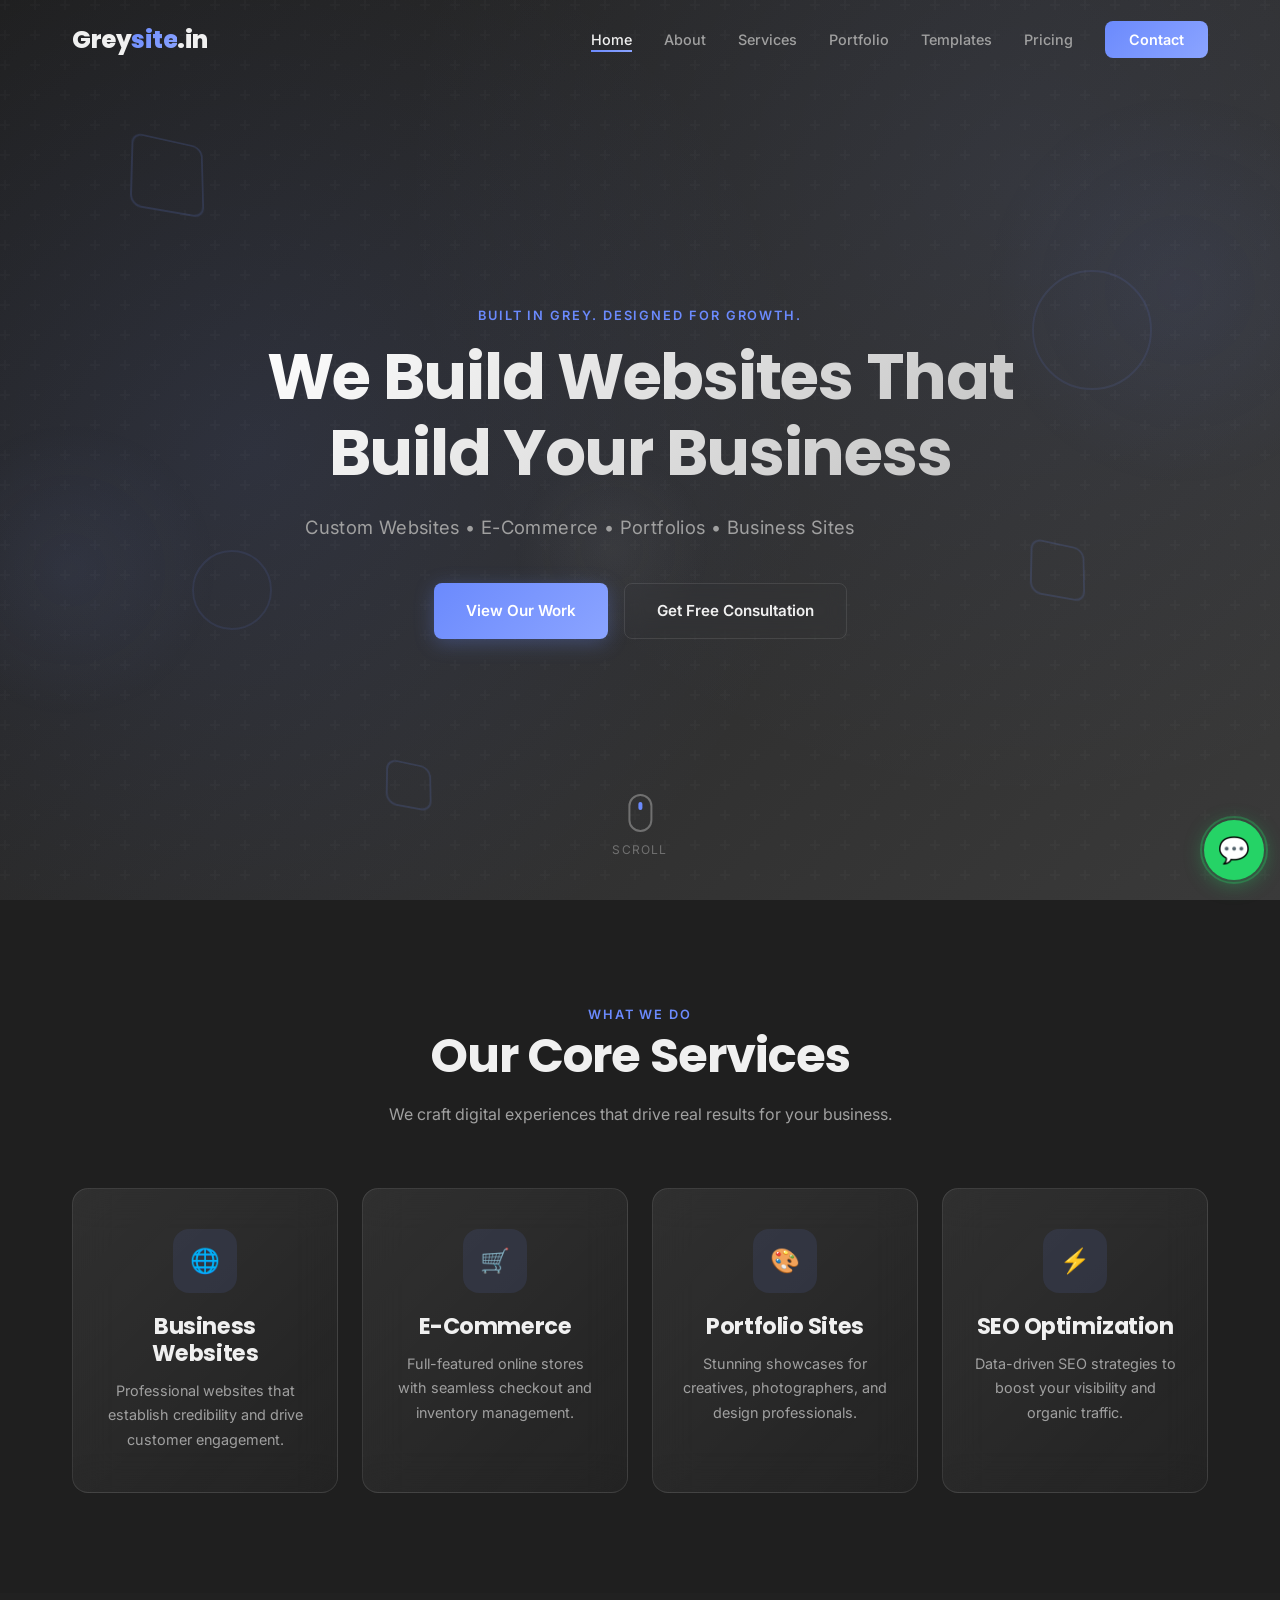
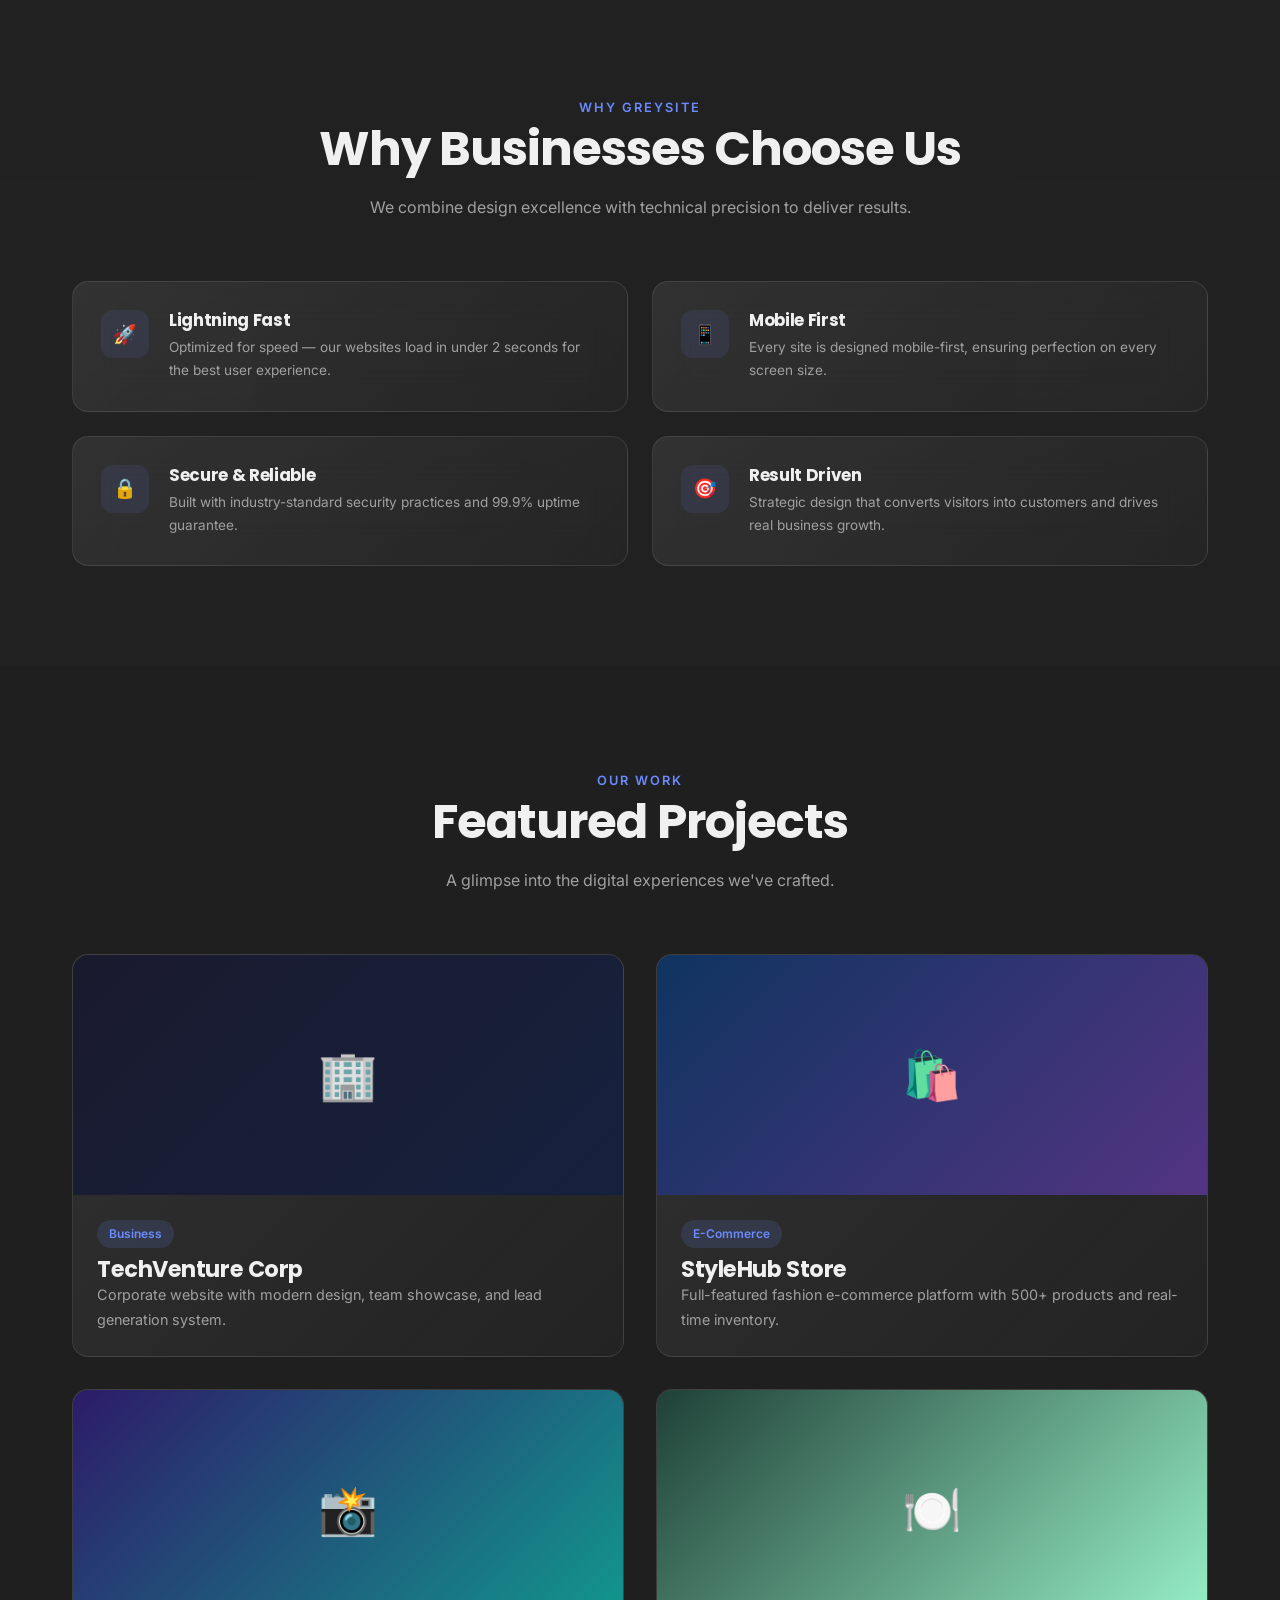
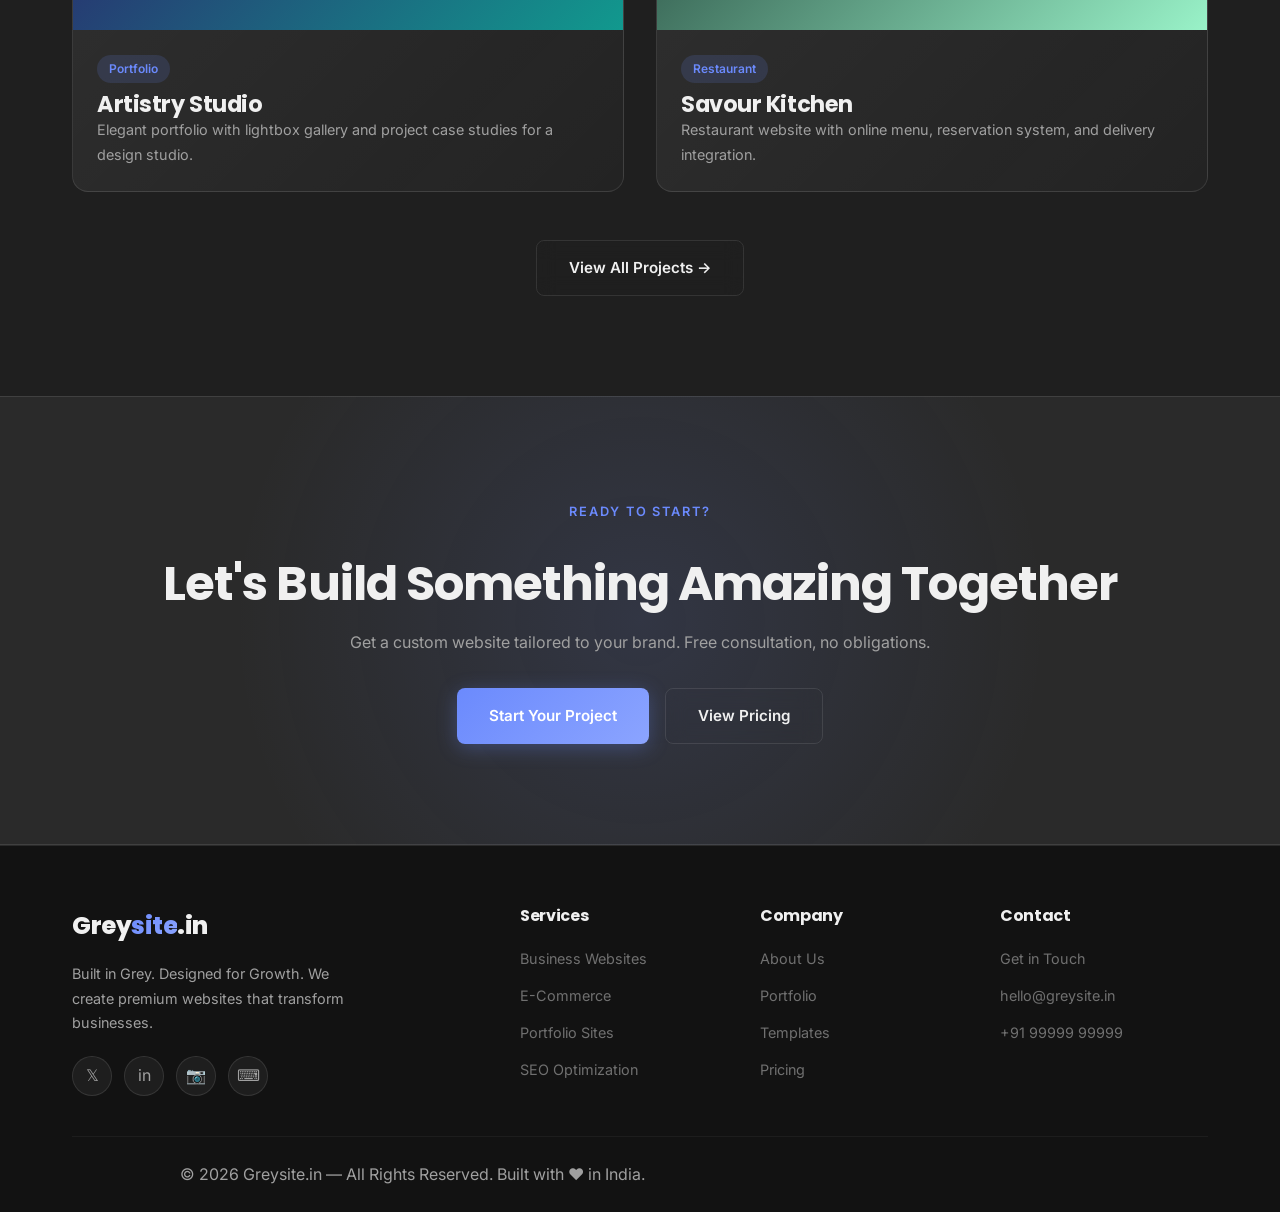
<file: index.html>
<!DOCTYPE html>
<html lang="en">

<head>
    <meta charset="UTF-8">
    <meta name="viewport" content="width=device-width, initial-scale=1.0, viewport-fit=cover">
    <title>Greysite.in — We Build Websites That Build Your Business</title>
    <meta name="description"
        content="Greysite.in creates premium custom websites for businesses. From e-commerce to portfolios, we design modern, responsive websites that drive growth.">
    <meta name="keywords"
        content="website builder, web design, custom websites, e-commerce, portfolio, business website, Greysite">
    <meta name="author" content="Greysite.in">
    <meta property="og:title" content="Greysite.in — We Build Websites That Build Your Business">
    <meta property="og:description"
        content="Premium custom websites for businesses. Modern, responsive, and built for growth.">
    <meta property="og:type" content="website">
    <meta property="og:url" content="https://greysite.in">
    <meta property="og:image" content="https://greysite.in/og-image.png">
    <meta name="theme-color" content="#1f1f1f">
    <link rel="canonical" href="https://greysite.in/">
    <link rel="icon" type="image/svg+xml"
        href="data:image/svg+xml,%3Csvg xmlns='http://www.w3.org/2000/svg' viewBox='0 0 32 32'%3E%3Crect width='32' height='32' rx='8' fill='%236b8afd'/%3E%3Ctext x='50%25' y='55%25' dominant-baseline='middle' text-anchor='middle' fill='white' font-family='Arial' font-weight='bold' font-size='18'%3EG%3C/text%3E%3C/svg%3E">
    <link rel="stylesheet" href="css/styles.css">
</head>

<body>

    <!-- Page Loader -->
    <div class="page-loader">
        <div class="loader-spinner"></div>
    </div>

    <!-- Scroll Progress -->
    <div class="scroll-progress"></div>

    <!-- Floating 3D Shapes -->
    <div class="floating-shapes">
        <div class="shape shape-1"></div>
        <div class="shape shape-2"></div>
        <div class="shape shape-3"></div>
        <div class="shape-cube shape-cube-1"></div>
        <div class="shape-cube shape-cube-2"></div>
        <div class="shape-cube shape-cube-3"></div>
        <div class="shape-ring shape-ring-1"></div>
        <div class="shape-ring shape-ring-2"></div>
    </div>

    <!-- Header -->
    <header class="header" id="header">
        <div class="container">
            <a href="index.html" class="logo">Grey<span>site</span>.in</a>
            <nav>
                <ul class="nav-links" id="navLinks">
                    <li><a href="index.html" class="active">Home</a></li>
                    <li><a href="about.html">About</a></li>
                    <li><a href="services.html">Services</a></li>
                    <li><a href="portfolio.html">Portfolio</a></li>
                    <li><a href="websites.html">Templates</a></li>
                    <li><a href="pricing.html">Pricing</a></li>
                    <li><a href="contact.html" class="nav-cta">Contact</a></li>
                </ul>
            </nav>
            <div class="nav-toggle" id="navToggle">
                <span></span>
                <span></span>
                <span></span>
            </div>
        </div>
    </header>

    <!-- Hero Section -->
    <section class="hero">
        <div class="hero-bg"></div>
        <div class="hero-content">
            <p class="section-label fade-in">Built in Grey. Designed for Growth.</p>
            <h1 class="fade-in">We Build Websites That Build Your Business</h1>
            <p class="hero-subtitle fade-in">Custom Websites • E-Commerce • Portfolios • Business Sites</p>
            <div class="hero-buttons fade-in">
                <a href="portfolio.html" class="btn btn-primary">View Our Work</a>
                <a href="contact.html" class="btn btn-secondary">Get Free Consultation</a>
            </div>
        </div>
        <div class="scroll-indicator">
            <div class="mouse"></div>
            <span>Scroll</span>
        </div>
    </section>

    <!-- Services Preview -->
    <section class="section" id="services-preview">
        <div class="container">
            <div class="section-header">
                <p class="section-label fade-in">What We Do</p>
                <h2 class="fade-in">Our Core Services</h2>
                <p class="fade-in">We craft digital experiences that drive real results for your business.</p>
            </div>
            <div class="grid-4">
                <div class="glass-card service-card fade-in">
                    <div class="icon">🌐</div>
                    <h4>Business Websites</h4>
                    <p>Professional websites that establish credibility and drive customer engagement.</p>
                </div>
                <div class="glass-card service-card fade-in">
                    <div class="icon">🛒</div>
                    <h4>E-Commerce</h4>
                    <p>Full-featured online stores with seamless checkout and inventory management.</p>
                </div>
                <div class="glass-card service-card fade-in">
                    <div class="icon">🎨</div>
                    <h4>Portfolio Sites</h4>
                    <p>Stunning showcases for creatives, photographers, and design professionals.</p>
                </div>
                <div class="glass-card service-card fade-in">
                    <div class="icon">⚡</div>
                    <h4>SEO Optimization</h4>
                    <p>Data-driven SEO strategies to boost your visibility and organic traffic.</p>
                </div>
            </div>
        </div>
    </section>

    <!-- Why Choose Us -->
    <section class="section" style="background: rgba(255,255,255,0.01);">
        <div class="container">
            <div class="section-header">
                <p class="section-label fade-in">Why Greysite</p>
                <h2 class="fade-in">Why Businesses Choose Us</h2>
                <p class="fade-in">We combine design excellence with technical precision to deliver results.</p>
            </div>
            <div class="why-grid">
                <div class="glass-card why-card fade-in">
                    <div class="why-icon">🚀</div>
                    <div>
                        <h4>Lightning Fast</h4>
                        <p>Optimized for speed — our websites load in under 2 seconds for the best user experience.</p>
                    </div>
                </div>
                <div class="glass-card why-card fade-in">
                    <div class="why-icon">📱</div>
                    <div>
                        <h4>Mobile First</h4>
                        <p>Every site is designed mobile-first, ensuring perfection on every screen size.</p>
                    </div>
                </div>
                <div class="glass-card why-card fade-in">
                    <div class="why-icon">🔒</div>
                    <div>
                        <h4>Secure & Reliable</h4>
                        <p>Built with industry-standard security practices and 99.9% uptime guarantee.</p>
                    </div>
                </div>
                <div class="glass-card why-card fade-in">
                    <div class="why-icon">🎯</div>
                    <div>
                        <h4>Result Driven</h4>
                        <p>Strategic design that converts visitors into customers and drives real business growth.</p>
                    </div>
                </div>
            </div>
        </div>
    </section>

    <!-- Featured Projects -->
    <section class="section">
        <div class="container">
            <div class="section-header">
                <p class="section-label fade-in">Our Work</p>
                <h2 class="fade-in">Featured Projects</h2>
                <p class="fade-in">A glimpse into the digital experiences we've crafted.</p>
            </div>
            <div class="featured-grid">
                <div class="featured-card fade-in">
                    <div class="card-image"
                        style="background: linear-gradient(135deg, #1a1a2e, #16213e);display:flex;align-items:center;justify-content:center;font-size:3rem;">
                        🏢</div>
                    <div class="card-content">
                        <span class="tag">Business</span>
                        <h4>TechVenture Corp</h4>
                        <p style="font-size:0.9rem;">Corporate website with modern design, team showcase, and lead
                            generation system.</p>
                    </div>
                </div>
                <div class="featured-card fade-in">
                    <div class="card-image"
                        style="background: linear-gradient(135deg, #0f3460, #533483);display:flex;align-items:center;justify-content:center;font-size:3rem;">
                        🛍️</div>
                    <div class="card-content">
                        <span class="tag">E-Commerce</span>
                        <h4>StyleHub Store</h4>
                        <p style="font-size:0.9rem;">Full-featured fashion e-commerce platform with 500+ products and
                            real-time inventory.</p>
                    </div>
                </div>
                <div class="featured-card fade-in">
                    <div class="card-image"
                        style="background: linear-gradient(135deg, #2d1b69, #11998e);display:flex;align-items:center;justify-content:center;font-size:3rem;">
                        📸</div>
                    <div class="card-content">
                        <span class="tag">Portfolio</span>
                        <h4>Artistry Studio</h4>
                        <p style="font-size:0.9rem;">Elegant portfolio with lightbox gallery and project case studies
                            for a design studio.</p>
                    </div>
                </div>
                <div class="featured-card fade-in">
                    <div class="card-image"
                        style="background: linear-gradient(135deg, #1f4037, #99f2c8);display:flex;align-items:center;justify-content:center;font-size:3rem;">
                        🍽️</div>
                    <div class="card-content">
                        <span class="tag">Restaurant</span>
                        <h4>Savour Kitchen</h4>
                        <p style="font-size:0.9rem;">Restaurant website with online menu, reservation system, and
                            delivery integration.</p>
                    </div>
                </div>
            </div>
            <div style="text-align:center;margin-top:48px;" class="fade-in">
                <a href="portfolio.html" class="btn btn-secondary">View All Projects →</a>
            </div>
        </div>
    </section>

    <!-- CTA Section -->
    <section class="section cta-section">
        <div class="container">
            <p class="section-label fade-in">Ready to Start?</p>
            <h2 class="fade-in">Let's Build Something Amazing Together</h2>
            <p class="fade-in">Get a custom website tailored to your brand. Free consultation, no obligations.</p>
            <div class="cta-buttons fade-in">
                <a href="contact.html" class="btn btn-primary">Start Your Project</a>
                <a href="pricing.html" class="btn btn-secondary">View Pricing</a>
            </div>
        </div>
    </section>

    <!-- Footer -->
    <footer class="footer">
        <div class="container">
            <div class="footer-grid">
                <div class="footer-brand">
                    <a href="index.html" class="logo">Grey<span>site</span>.in</a>
                    <p>Built in Grey. Designed for Growth. We create premium websites that transform businesses.</p>
                    <div class="footer-socials">
                        <a href="#" class="social-link" aria-label="Twitter">𝕏</a>
                        <a href="#" class="social-link" aria-label="LinkedIn">in</a>
                        <a href="#" class="social-link" aria-label="Instagram">📷</a>
                        <a href="#" class="social-link" aria-label="GitHub">⌨</a>
                    </div>
                </div>
                <div class="footer-col">
                    <h4>Services</h4>
                    <ul>
                        <li><a href="services.html">Business Websites</a></li>
                        <li><a href="services.html">E-Commerce</a></li>
                        <li><a href="services.html">Portfolio Sites</a></li>
                        <li><a href="services.html">SEO Optimization</a></li>
                    </ul>
                </div>
                <div class="footer-col">
                    <h4>Company</h4>
                    <ul>
                        <li><a href="about.html">About Us</a></li>
                        <li><a href="portfolio.html">Portfolio</a></li>
                        <li><a href="websites.html">Templates</a></li>
                        <li><a href="pricing.html">Pricing</a></li>
                    </ul>
                </div>
                <div class="footer-col">
                    <h4>Contact</h4>
                    <ul>
                        <li><a href="contact.html">Get in Touch</a></li>
                        <li><a href="mailto:hello@greysite.in">hello@greysite.in</a></li>
                        <li><a href="tel:+919999999999">+91 99999 99999</a></li>
                    </ul>
                </div>
            </div>
            <div class="footer-bottom">
                <p>&copy; 2026 Greysite.in — All Rights Reserved. Built with ❤️ in India.</p>
            </div>
        </div>
    </footer>

    <!-- WhatsApp Button -->
    <a href="https://wa.me/919999999999?text=Hi%20Greysite!%20I'm%20interested%20in%20getting%20a%20website."
        class="whatsapp-btn" target="_blank" rel="noopener" aria-label="Chat on WhatsApp">
        💬
    </a>

    <script src="js/main.js"></script>
</body>

</html>
</file>
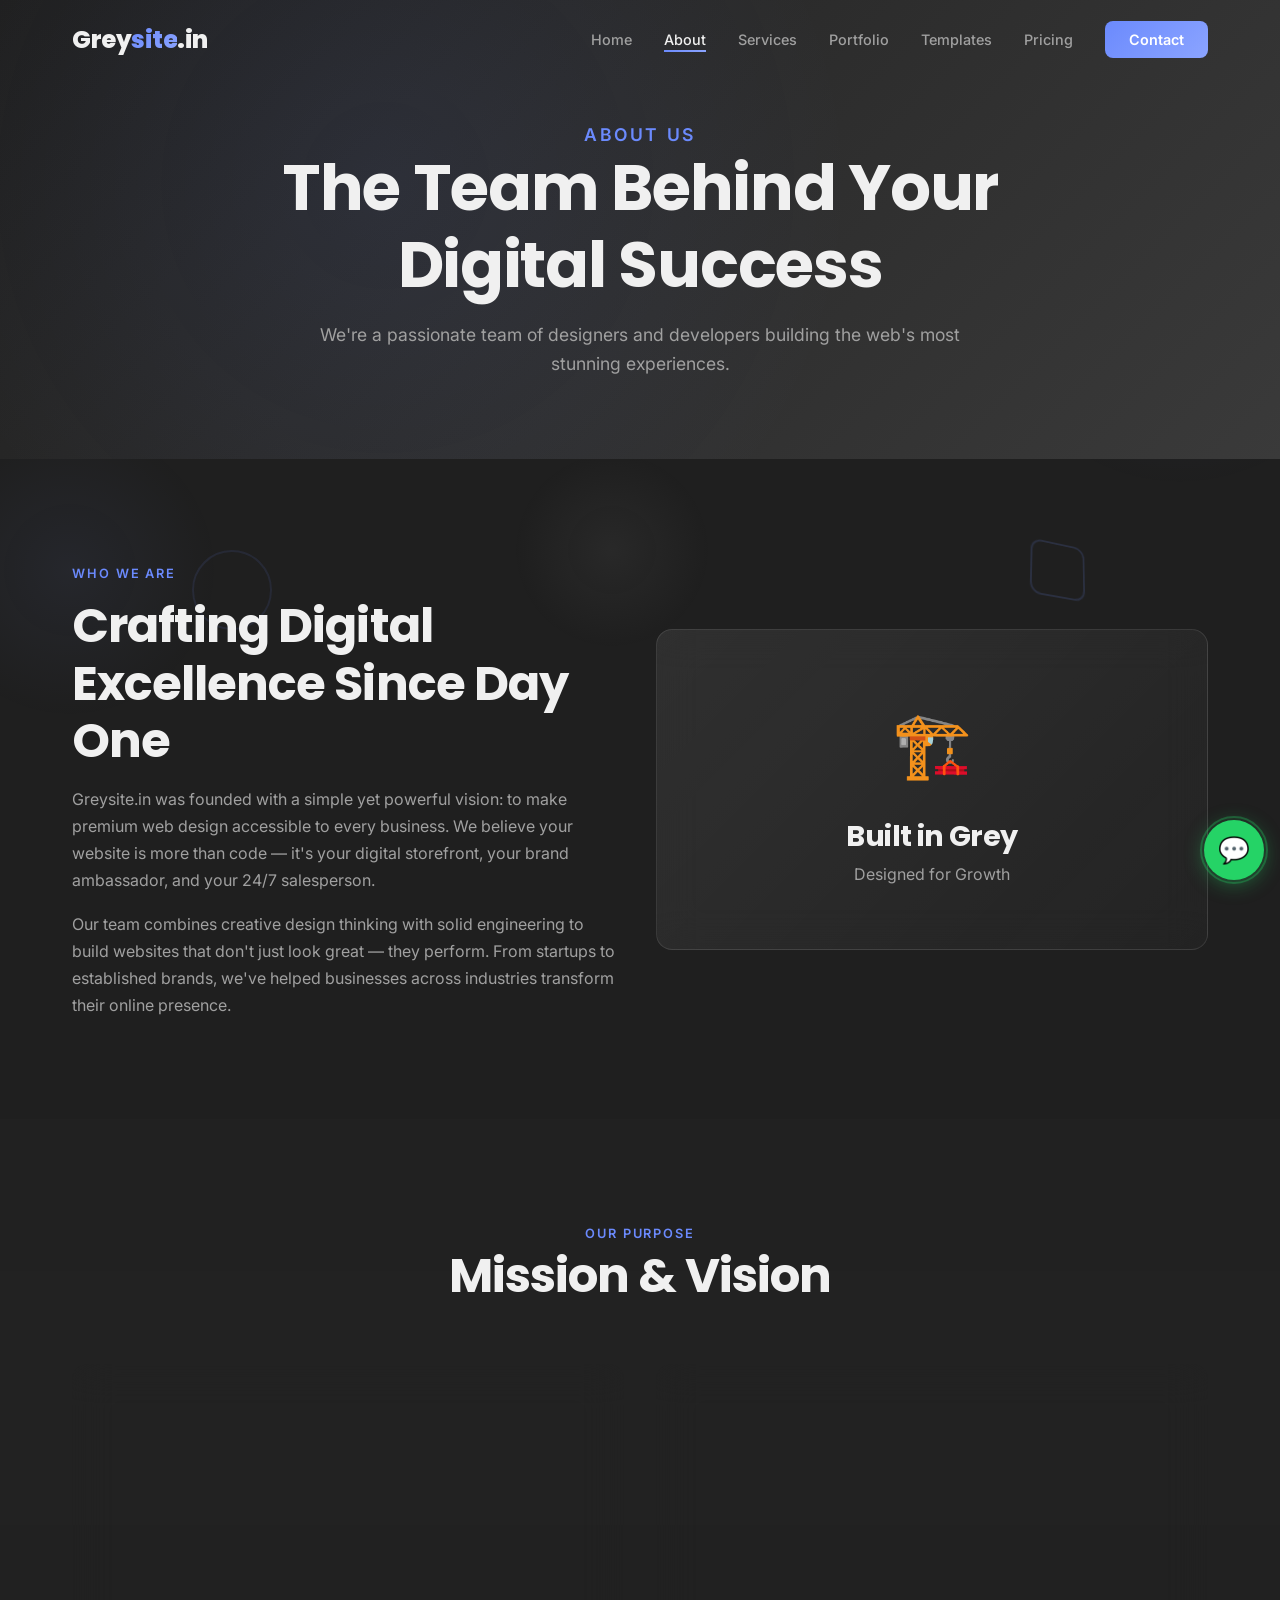
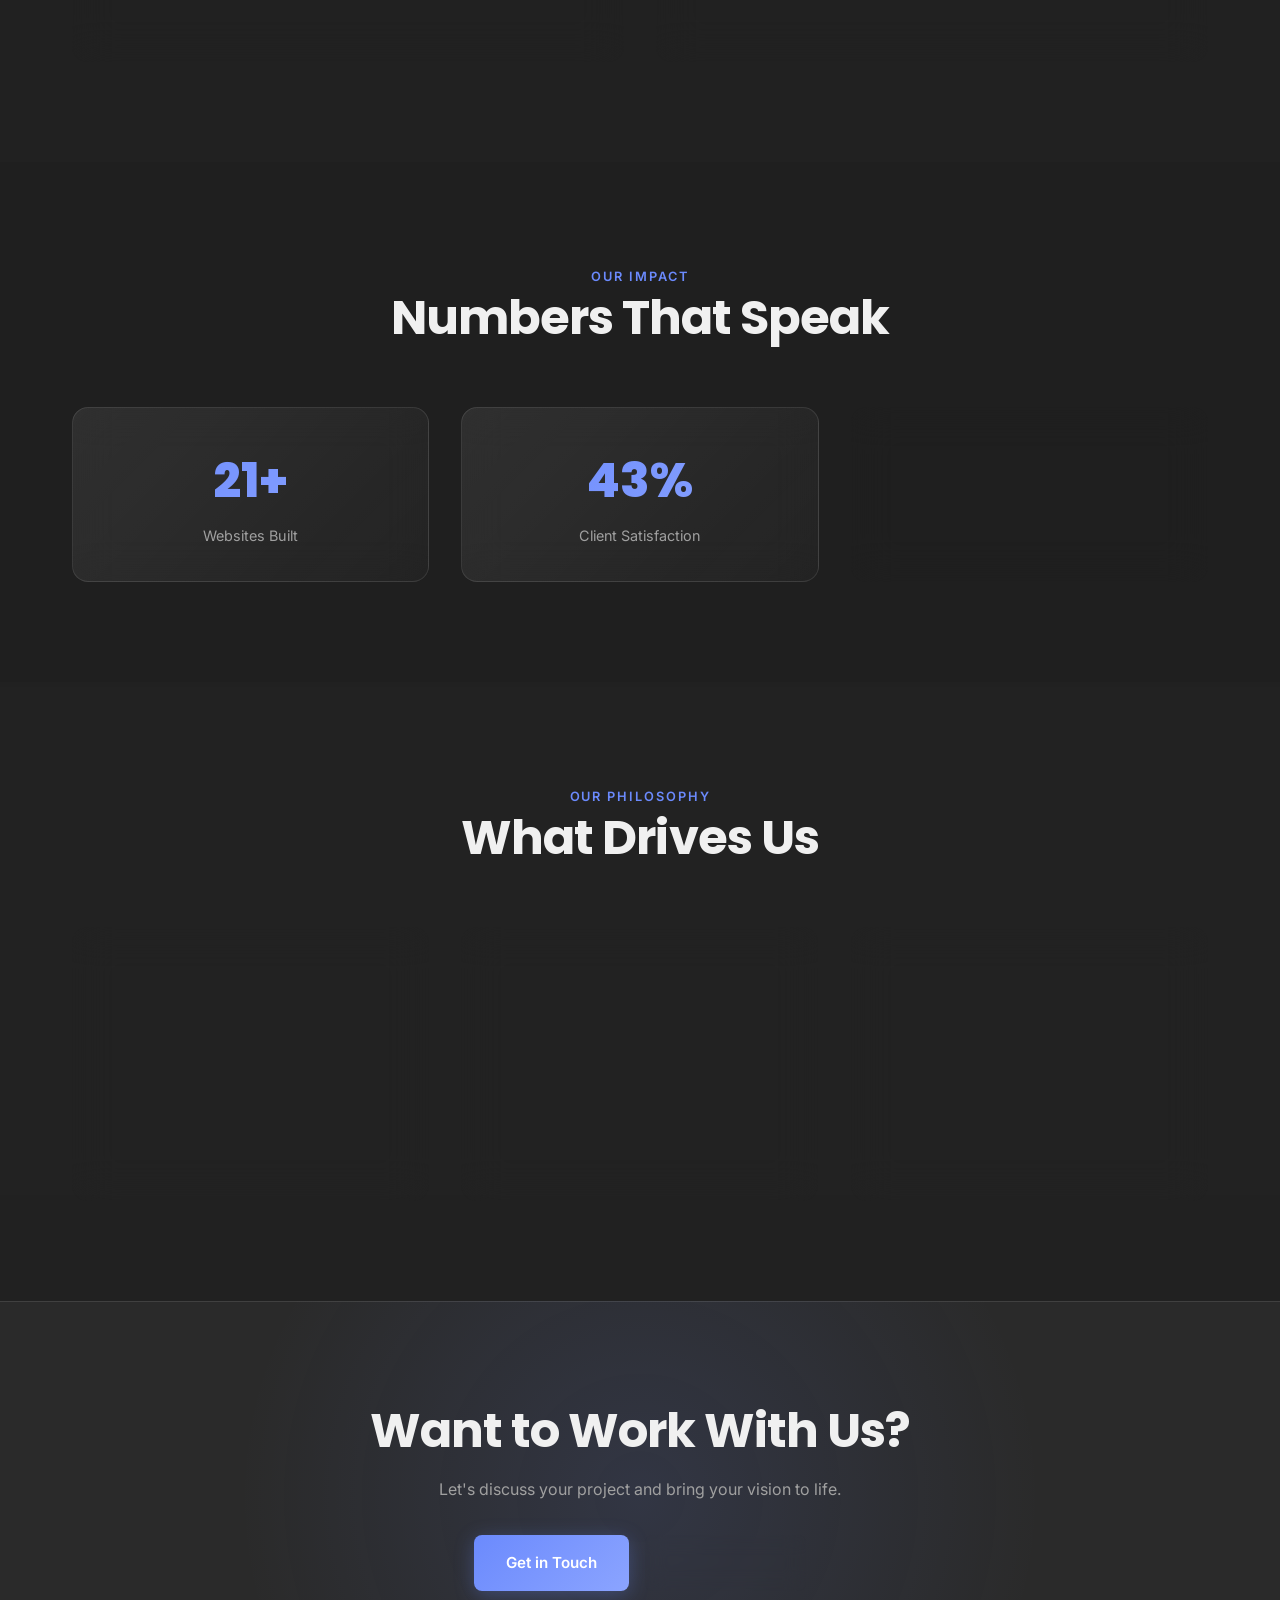
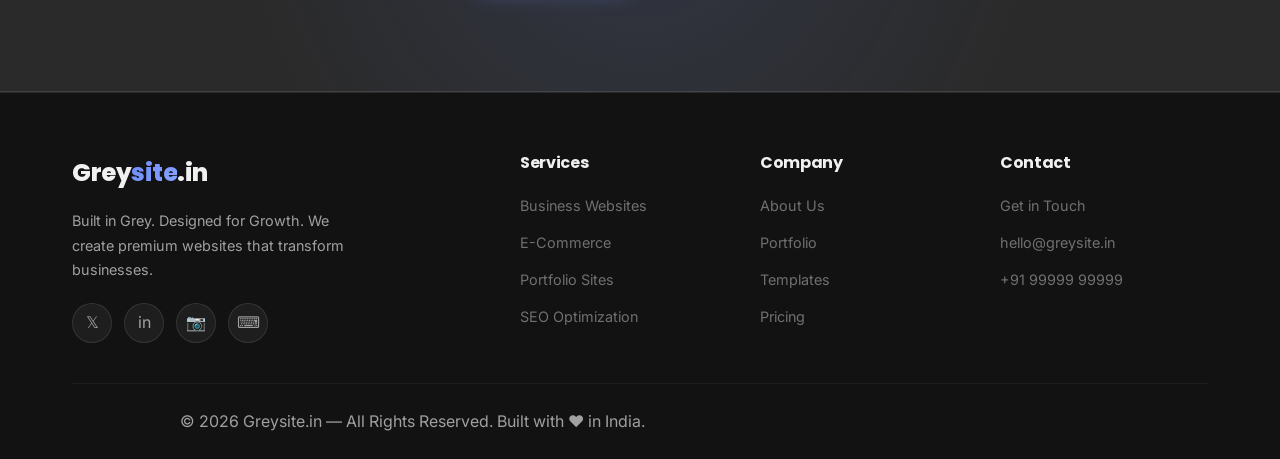
<file: about.html>
<!DOCTYPE html>
<html lang="en">

<head>
    <meta charset="UTF-8">
    <meta name="viewport" content="width=device-width, initial-scale=1.0, viewport-fit=cover">
    <title>About Us — Greysite.in</title>
    <meta name="description"
        content="Learn about Greysite.in — our mission, vision, and the team behind premium web experiences. 50+ websites built with 100% client satisfaction.">
    <meta name="theme-color" content="#1f1f1f">
    <link rel="canonical" href="https://greysite.in/about.html">
    <link rel="icon" type="image/svg+xml"
        href="data:image/svg+xml,%3Csvg xmlns='http://www.w3.org/2000/svg' viewBox='0 0 32 32'%3E%3Crect width='32' height='32' rx='8' fill='%236b8afd'/%3E%3Ctext x='50%25' y='55%25' dominant-baseline='middle' text-anchor='middle' fill='white' font-family='Arial' font-weight='bold' font-size='18'%3EG%3C/text%3E%3C/svg%3E">
    <link rel="stylesheet" href="css/styles.css">
</head>

<body>

    <div class="page-loader">
        <div class="loader-spinner"></div>
    </div>
    <div class="scroll-progress"></div>

    <div class="floating-shapes">
        <div class="shape shape-1"></div>
        <div class="shape shape-2"></div>
        <div class="shape shape-3"></div>
        <div class="shape-cube shape-cube-1"></div>
        <div class="shape-cube shape-cube-2"></div>
        <div class="shape-ring shape-ring-1"></div>
        <div class="shape-ring shape-ring-2"></div>
    </div>

    <!-- Header -->
    <header class="header">
        <div class="container">
            <a href="index.html" class="logo">Grey<span>site</span>.in</a>
            <nav>
                <ul class="nav-links">
                    <li><a href="index.html">Home</a></li>
                    <li><a href="about.html">About</a></li>
                    <li><a href="services.html">Services</a></li>
                    <li><a href="portfolio.html">Portfolio</a></li>
                    <li><a href="websites.html">Templates</a></li>
                    <li><a href="pricing.html">Pricing</a></li>
                    <li><a href="contact.html" class="nav-cta">Contact</a></li>
                </ul>
            </nav>
            <div class="nav-toggle" id="navToggle"><span></span><span></span><span></span></div>
        </div>
    </header>

    <!-- Page Hero -->
    <section class="page-hero">
        <div class="container">
            <p class="section-label fade-in">About Us</p>
            <h1 class="fade-in">The Team Behind Your<br>Digital Success</h1>
            <p class="fade-in">We're a passionate team of designers and developers building the web's most stunning
                experiences.</p>
        </div>
    </section>

    <!-- Company Introduction -->
    <section class="section">
        <div class="container">
            <div class="grid-2" style="align-items:center;">
                <div class="fade-in">
                    <p class="section-label">Who We Are</p>
                    <h2>Crafting Digital Excellence Since Day One</h2>
                    <p style="margin-top:16px;">Greysite.in was founded with a simple yet powerful vision: to make
                        premium web design accessible to every business. We believe your website is more than code —
                        it's your digital storefront, your brand ambassador, and your 24/7 salesperson.</p>
                    <p style="margin-top:16px;">Our team combines creative design thinking with solid engineering to
                        build websites that don't just look great — they perform. From startups to established brands,
                        we've helped businesses across industries transform their online presence.</p>
                </div>
                <div class="glass-card fade-in" style="text-align:center;padding:60px 40px;">
                    <div style="font-size:4rem;margin-bottom:20px;">🏗️</div>
                    <h3 style="margin-bottom:8px;">Built in Grey</h3>
                    <p style="margin:0 auto;">Designed for Growth</p>
                </div>
            </div>
        </div>
    </section>

    <!-- Mission & Vision -->
    <section class="section" style="background:rgba(255,255,255,0.01);">
        <div class="container">
            <div class="section-header">
                <p class="section-label fade-in">Our Purpose</p>
                <h2 class="fade-in">Mission & Vision</h2>
            </div>
            <div class="mv-grid">
                <div class="glass-card mv-card fade-in">
                    <span class="mv-icon">🎯</span>
                    <h3>Our Mission</h3>
                    <p style="margin:0 auto;">To empower businesses with beautifully designed, high-performance websites
                        that drive growth, build trust, and create lasting digital impressions — all at accessible
                        pricing.</p>
                </div>
                <div class="glass-card mv-card fade-in">
                    <span class="mv-icon">🔭</span>
                    <h3>Our Vision</h3>
                    <p style="margin:0 auto;">To become India's most trusted web design partner, known for delivering
                        premium quality, innovative designs, and measurable results that help businesses thrive in the
                        digital age.</p>
                </div>
            </div>
        </div>
    </section>

    <!-- Animated Stats -->
    <section class="section">
        <div class="container">
            <div class="section-header">
                <p class="section-label fade-in">Our Impact</p>
                <h2 class="fade-in">Numbers That Speak</h2>
            </div>
            <div class="stats-grid">
                <div class="glass-card stat-item fade-in">
                    <span class="stat-number" data-count="50" data-suffix="+">0</span>
                    <span class="stat-label">Websites Built</span>
                </div>
                <div class="glass-card stat-item fade-in">
                    <span class="stat-number" data-count="100" data-suffix="%">0</span>
                    <span class="stat-label">Client Satisfaction</span>
                </div>
                <div class="glass-card stat-item fade-in">
                    <span class="stat-number" data-count="24" data-suffix="/7">0</span>
                    <span class="stat-label">Support Available</span>
                </div>
            </div>
        </div>
    </section>

    <!-- Brand Philosophy -->
    <section class="section" style="background:rgba(255,255,255,0.01);">
        <div class="container">
            <div class="section-header">
                <p class="section-label fade-in">Our Philosophy</p>
                <h2 class="fade-in">What Drives Us</h2>
            </div>
            <div class="grid-3">
                <div class="glass-card fade-in" style="text-align:center;padding:40px 24px;">
                    <div style="font-size:2.5rem;margin-bottom:16px;">💡</div>
                    <h4>Innovation First</h4>
                    <p style="font-size:0.9rem;margin:8px auto 0;">We stay ahead of design trends and technology to
                        deliver cutting-edge solutions.</p>
                </div>
                <div class="glass-card fade-in" style="text-align:center;padding:40px 24px;">
                    <div style="font-size:2.5rem;margin-bottom:16px;">🤝</div>
                    <h4>Client Partnership</h4>
                    <p style="font-size:0.9rem;margin:8px auto 0;">We treat every project as a partnership, working
                        closely with you every step of the way.</p>
                </div>
                <div class="glass-card fade-in" style="text-align:center;padding:40px 24px;">
                    <div style="font-size:2.5rem;margin-bottom:16px;">✨</div>
                    <h4>Quality Obsession</h4>
                    <p style="font-size:0.9rem;margin:8px auto 0;">Every pixel, every line of code is crafted with care
                        for an exceptional final product.</p>
                </div>
            </div>
        </div>
    </section>

    <!-- CTA -->
    <section class="section cta-section">
        <div class="container">
            <h2 class="fade-in">Want to Work With Us?</h2>
            <p class="fade-in">Let's discuss your project and bring your vision to life.</p>
            <div class="cta-buttons fade-in">
                <a href="contact.html" class="btn btn-primary">Get in Touch</a>
                <a href="services.html" class="btn btn-secondary">Our Services</a>
            </div>
        </div>
    </section>

    <!-- Footer -->
    <footer class="footer">
        <div class="container">
            <div class="footer-grid">
                <div class="footer-brand">
                    <a href="index.html" class="logo">Grey<span>site</span>.in</a>
                    <p>Built in Grey. Designed for Growth. We create premium websites that transform businesses.</p>
                    <div class="footer-socials">
                        <a href="#" class="social-link" aria-label="Twitter">𝕏</a>
                        <a href="#" class="social-link" aria-label="LinkedIn">in</a>
                        <a href="#" class="social-link" aria-label="Instagram">📷</a>
                        <a href="#" class="social-link" aria-label="GitHub">⌨</a>
                    </div>
                </div>
                <div class="footer-col">
                    <h4>Services</h4>
                    <ul>
                        <li><a href="services.html">Business Websites</a></li>
                        <li><a href="services.html">E-Commerce</a></li>
                        <li><a href="services.html">Portfolio Sites</a></li>
                        <li><a href="services.html">SEO Optimization</a></li>
                    </ul>
                </div>
                <div class="footer-col">
                    <h4>Company</h4>
                    <ul>
                        <li><a href="about.html">About Us</a></li>
                        <li><a href="portfolio.html">Portfolio</a></li>
                        <li><a href="websites.html">Templates</a></li>
                        <li><a href="pricing.html">Pricing</a></li>
                    </ul>
                </div>
                <div class="footer-col">
                    <h4>Contact</h4>
                    <ul>
                        <li><a href="contact.html">Get in Touch</a></li>
                        <li><a href="mailto:hello@greysite.in">hello@greysite.in</a></li>
                        <li><a href="tel:+919999999999">+91 99999 99999</a></li>
                    </ul>
                </div>
            </div>
            <div class="footer-bottom">
                <p>&copy; 2026 Greysite.in — All Rights Reserved. Built with ❤️ in India.</p>
            </div>
        </div>
    </footer>

    <a href="https://wa.me/919999999999?text=Hi%20Greysite!%20I'm%20interested%20in%20getting%20a%20website."
        class="whatsapp-btn" target="_blank" rel="noopener" aria-label="Chat on WhatsApp">💬</a>

    <script src="js/main.js"></script>
</body>

</html>
</file>
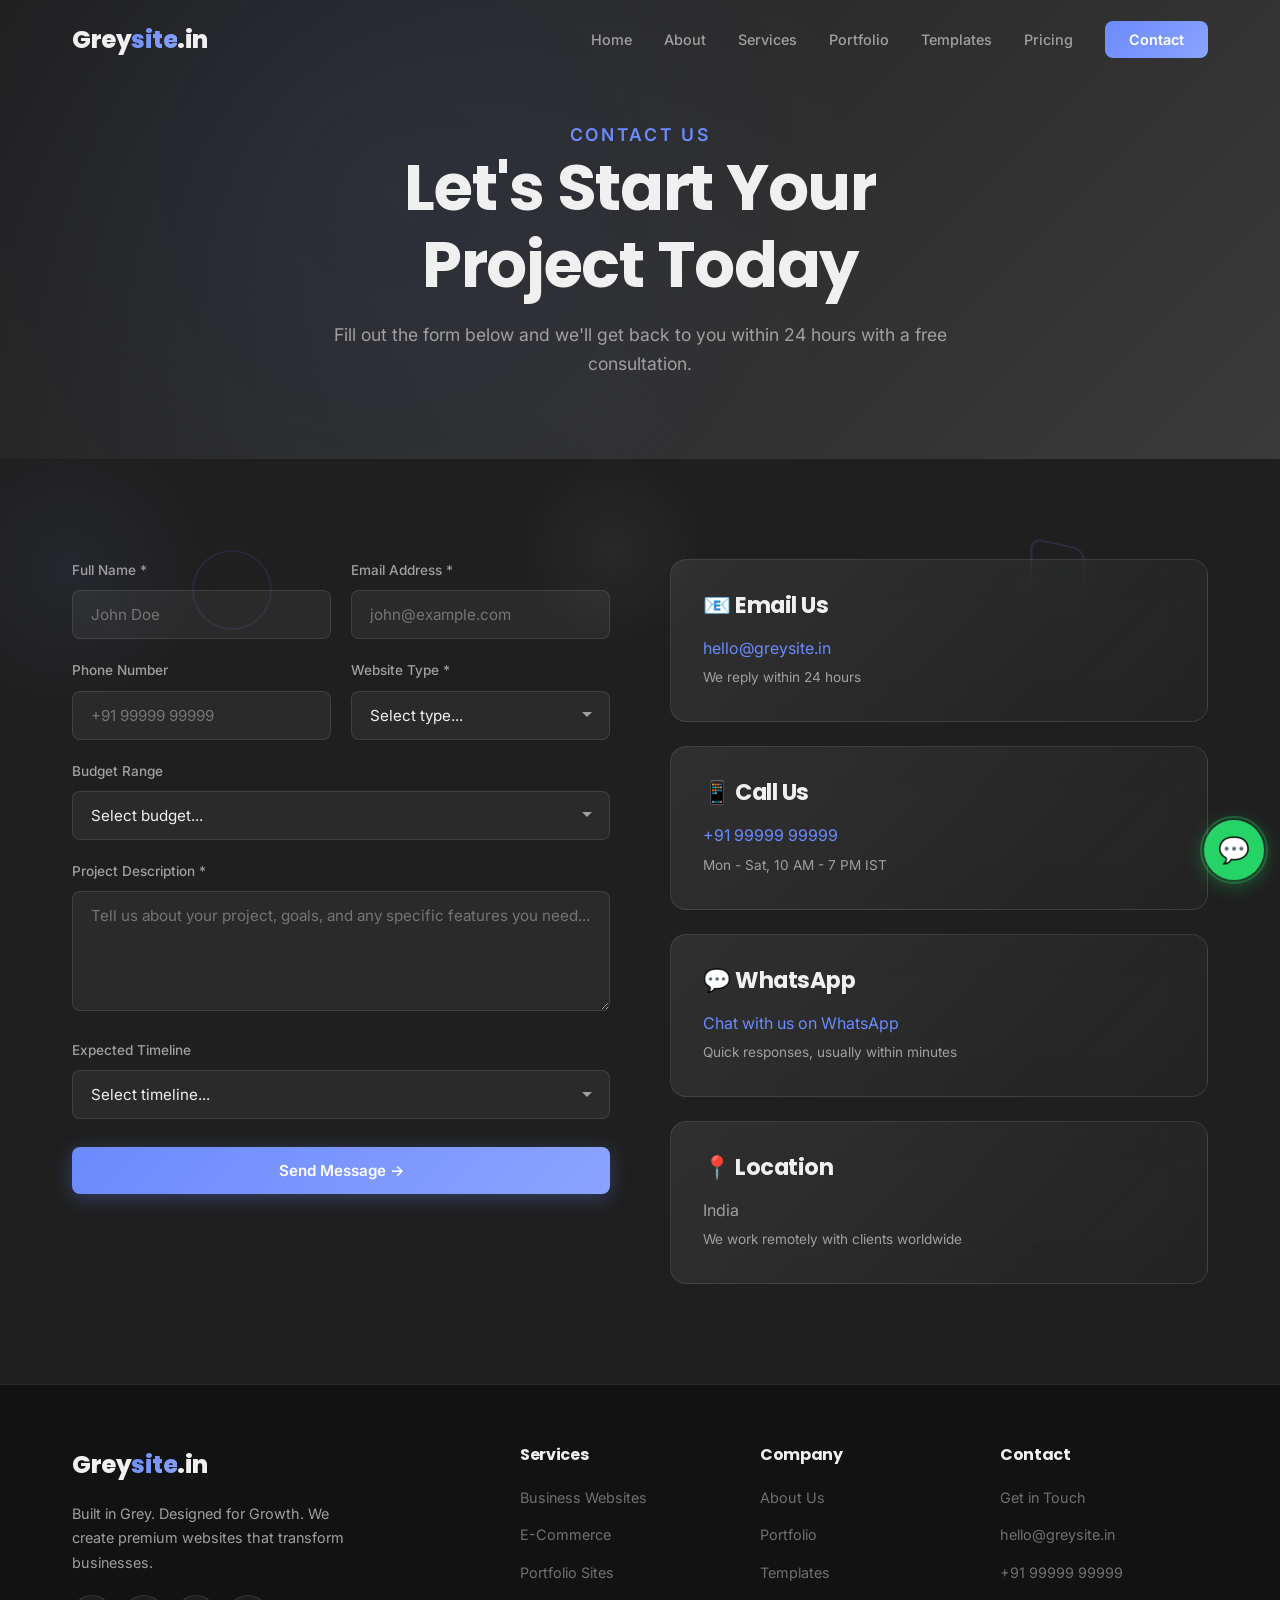
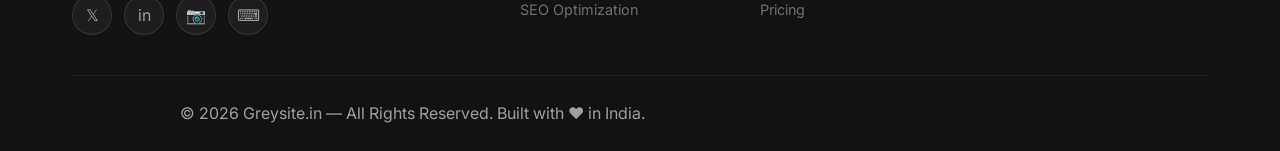
<file: contact.html>
<!DOCTYPE html>
<html lang="en">

<head>
    <meta charset="UTF-8">
    <meta name="viewport" content="width=device-width, initial-scale=1.0, viewport-fit=cover">
    <title>Contact Us — Greysite.in</title>
    <meta name="description"
        content="Get in touch with Greysite.in. Tell us about your project and receive a free consultation. We're here to build your dream website.">
    <meta name="theme-color" content="#1f1f1f">
    <link rel="canonical" href="https://greysite.in/contact.html">
    <link rel="icon" type="image/svg+xml"
        href="data:image/svg+xml,%3Csvg xmlns='http://www.w3.org/2000/svg' viewBox='0 0 32 32'%3E%3Crect width='32' height='32' rx='8' fill='%236b8afd'/%3E%3Ctext x='50%25' y='55%25' dominant-baseline='middle' text-anchor='middle' fill='white' font-family='Arial' font-weight='bold' font-size='18'%3EG%3C/text%3E%3C/svg%3E">
    <link rel="stylesheet" href="css/styles.css">
</head>

<body>

    <div class="page-loader">
        <div class="loader-spinner"></div>
    </div>
    <div class="scroll-progress"></div>

    <div class="floating-shapes">
        <div class="shape shape-1"></div>
        <div class="shape shape-2"></div>
        <div class="shape shape-3"></div>
        <div class="shape-cube shape-cube-1"></div>
        <div class="shape-cube shape-cube-2"></div>
        <div class="shape-ring shape-ring-1"></div>
        <div class="shape-ring shape-ring-2"></div>
    </div>

    <header class="header">
        <div class="container">
            <a href="index.html" class="logo">Grey<span>site</span>.in</a>
            <nav>
                <ul class="nav-links">
                    <li><a href="index.html">Home</a></li>
                    <li><a href="about.html">About</a></li>
                    <li><a href="services.html">Services</a></li>
                    <li><a href="portfolio.html">Portfolio</a></li>
                    <li><a href="websites.html">Templates</a></li>
                    <li><a href="pricing.html">Pricing</a></li>
                    <li><a href="contact.html" class="nav-cta">Contact</a></li>
                </ul>
            </nav>
            <div class="nav-toggle" id="navToggle"><span></span><span></span><span></span></div>
        </div>
    </header>

    <section class="page-hero">
        <div class="container">
            <p class="section-label fade-in">Contact Us</p>
            <h1 class="fade-in">Let's Start Your<br>Project Today</h1>
            <p class="fade-in">Fill out the form below and we'll get back to you within 24 hours with a free
                consultation.</p>
        </div>
    </section>

    <!-- Contact Section -->
    <section class="section">
        <div class="container">
            <div class="grid-2" style="gap:60px;align-items:start;">

                <!-- Form -->
                <div>
                    <form class="contact-form" id="contactForm">
                        <div class="form-row">
                            <div class="form-group">
                                <label for="name">Full Name *</label>
                                <input type="text" id="name" name="name" placeholder="John Doe" required>
                            </div>
                            <div class="form-group">
                                <label for="email">Email Address *</label>
                                <input type="email" id="email" name="email" placeholder="john@example.com" required>
                            </div>
                        </div>

                        <div class="form-row">
                            <div class="form-group">
                                <label for="phone">Phone Number</label>
                                <input type="tel" id="phone" name="phone" placeholder="+91 99999 99999">
                            </div>
                            <div class="form-group">
                                <label for="websiteType">Website Type *</label>
                                <select id="websiteType" name="websiteType" required>
                                    <option value="" disabled selected>Select type...</option>
                                    <option value="business">Business Website</option>
                                    <option value="ecommerce">E-Commerce Store</option>
                                    <option value="portfolio">Portfolio</option>
                                    <option value="restaurant">Restaurant</option>
                                    <option value="custom">Custom Web App</option>
                                    <option value="other">Other</option>
                                </select>
                            </div>
                        </div>

                        <div class="form-group">
                            <label for="budget">Budget Range</label>
                            <select id="budget" name="budget">
                                <option value="" disabled selected>Select budget...</option>
                                <option value="starter">₹4,999 - ₹9,999 (Starter)</option>
                                <option value="business">₹9,999 - ₹19,999 (Business)</option>
                                <option value="premium">₹19,999+ (Premium)</option>
                                <option value="custom">Custom Budget</option>
                            </select>
                        </div>

                        <div class="form-group">
                            <label for="description">Project Description *</label>
                            <textarea id="description" name="description"
                                placeholder="Tell us about your project, goals, and any specific features you need..."
                                required></textarea>
                        </div>

                        <div class="form-group">
                            <label for="timeline">Expected Timeline</label>
                            <select id="timeline" name="timeline">
                                <option value="" disabled selected>Select timeline...</option>
                                <option value="urgent">ASAP (1-2 weeks)</option>
                                <option value="normal">Normal (2-4 weeks)</option>
                                <option value="relaxed">Flexible (1-2 months)</option>
                                <option value="no-rush">No rush</option>
                            </select>
                        </div>

                        <button type="submit" class="btn btn-primary"
                            style="width:100%;justify-content:center;margin-top:8px;">
                            Send Message →
                        </button>
                    </form>

                    <!-- Success Message -->
                    <div class="form-success">
                        <div class="checkmark">✓</div>
                        <h3>Message Sent Successfully!</h3>
                        <p style="margin:12px auto 0;">Thank you for reaching out. We'll get back to you within 24
                            hours.</p>
                    </div>
                </div>

                <!-- Contact Info -->
                <div>
                    <div class="glass-card fade-in" style="margin-bottom:24px;padding:32px;">
                        <h4 style="margin-bottom:16px;">📧 Email Us</h4>
                        <p><a href="mailto:hello@greysite.in" style="color:var(--accent-blue);">hello@greysite.in</a>
                        </p>
                        <p style="font-size:0.85rem;margin-top:4px;">We reply within 24 hours</p>
                    </div>

                    <div class="glass-card fade-in" style="margin-bottom:24px;padding:32px;">
                        <h4 style="margin-bottom:16px;">📱 Call Us</h4>
                        <p><a href="tel:+919999999999" style="color:var(--accent-blue);">+91 99999 99999</a></p>
                        <p style="font-size:0.85rem;margin-top:4px;">Mon - Sat, 10 AM - 7 PM IST</p>
                    </div>

                    <div class="glass-card fade-in" style="margin-bottom:24px;padding:32px;">
                        <h4 style="margin-bottom:16px;">💬 WhatsApp</h4>
                        <p><a href="https://wa.me/919999999999" target="_blank" style="color:var(--accent-blue);">Chat
                                with us on WhatsApp</a></p>
                        <p style="font-size:0.85rem;margin-top:4px;">Quick responses, usually within minutes</p>
                    </div>

                    <div class="glass-card fade-in" style="padding:32px;">
                        <h4 style="margin-bottom:16px;">📍 Location</h4>
                        <p>India</p>
                        <p style="font-size:0.85rem;margin-top:4px;">We work remotely with clients worldwide</p>
                    </div>
                </div>

            </div>
        </div>
    </section>

    <footer class="footer">
        <div class="container">
            <div class="footer-grid">
                <div class="footer-brand">
                    <a href="index.html" class="logo">Grey<span>site</span>.in</a>
                    <p>Built in Grey. Designed for Growth. We create premium websites that transform businesses.</p>
                    <div class="footer-socials">
                        <a href="#" class="social-link" aria-label="Twitter">𝕏</a>
                        <a href="#" class="social-link" aria-label="LinkedIn">in</a>
                        <a href="#" class="social-link" aria-label="Instagram">📷</a>
                        <a href="#" class="social-link" aria-label="GitHub">⌨</a>
                    </div>
                </div>
                <div class="footer-col">
                    <h4>Services</h4>
                    <ul>
                        <li><a href="services.html">Business Websites</a></li>
                        <li><a href="services.html">E-Commerce</a></li>
                        <li><a href="services.html">Portfolio Sites</a></li>
                        <li><a href="services.html">SEO Optimization</a></li>
                    </ul>
                </div>
                <div class="footer-col">
                    <h4>Company</h4>
                    <ul>
                        <li><a href="about.html">About Us</a></li>
                        <li><a href="portfolio.html">Portfolio</a></li>
                        <li><a href="websites.html">Templates</a></li>
                        <li><a href="pricing.html">Pricing</a></li>
                    </ul>
                </div>
                <div class="footer-col">
                    <h4>Contact</h4>
                    <ul>
                        <li><a href="contact.html">Get in Touch</a></li>
                        <li><a href="mailto:hello@greysite.in">hello@greysite.in</a></li>
                        <li><a href="tel:+919999999999">+91 99999 99999</a></li>
                    </ul>
                </div>
            </div>
            <div class="footer-bottom">
                <p>&copy; 2026 Greysite.in — All Rights Reserved. Built with ❤️ in India.</p>
            </div>
        </div>
    </footer>

    <a href="https://wa.me/919999999999?text=Hi%20Greysite!%20I'm%20interested%20in%20getting%20a%20website."
        class="whatsapp-btn" target="_blank" rel="noopener" aria-label="Chat on WhatsApp">💬</a>

    <script src="js/main.js"></script>
</body>

</html>
</file>
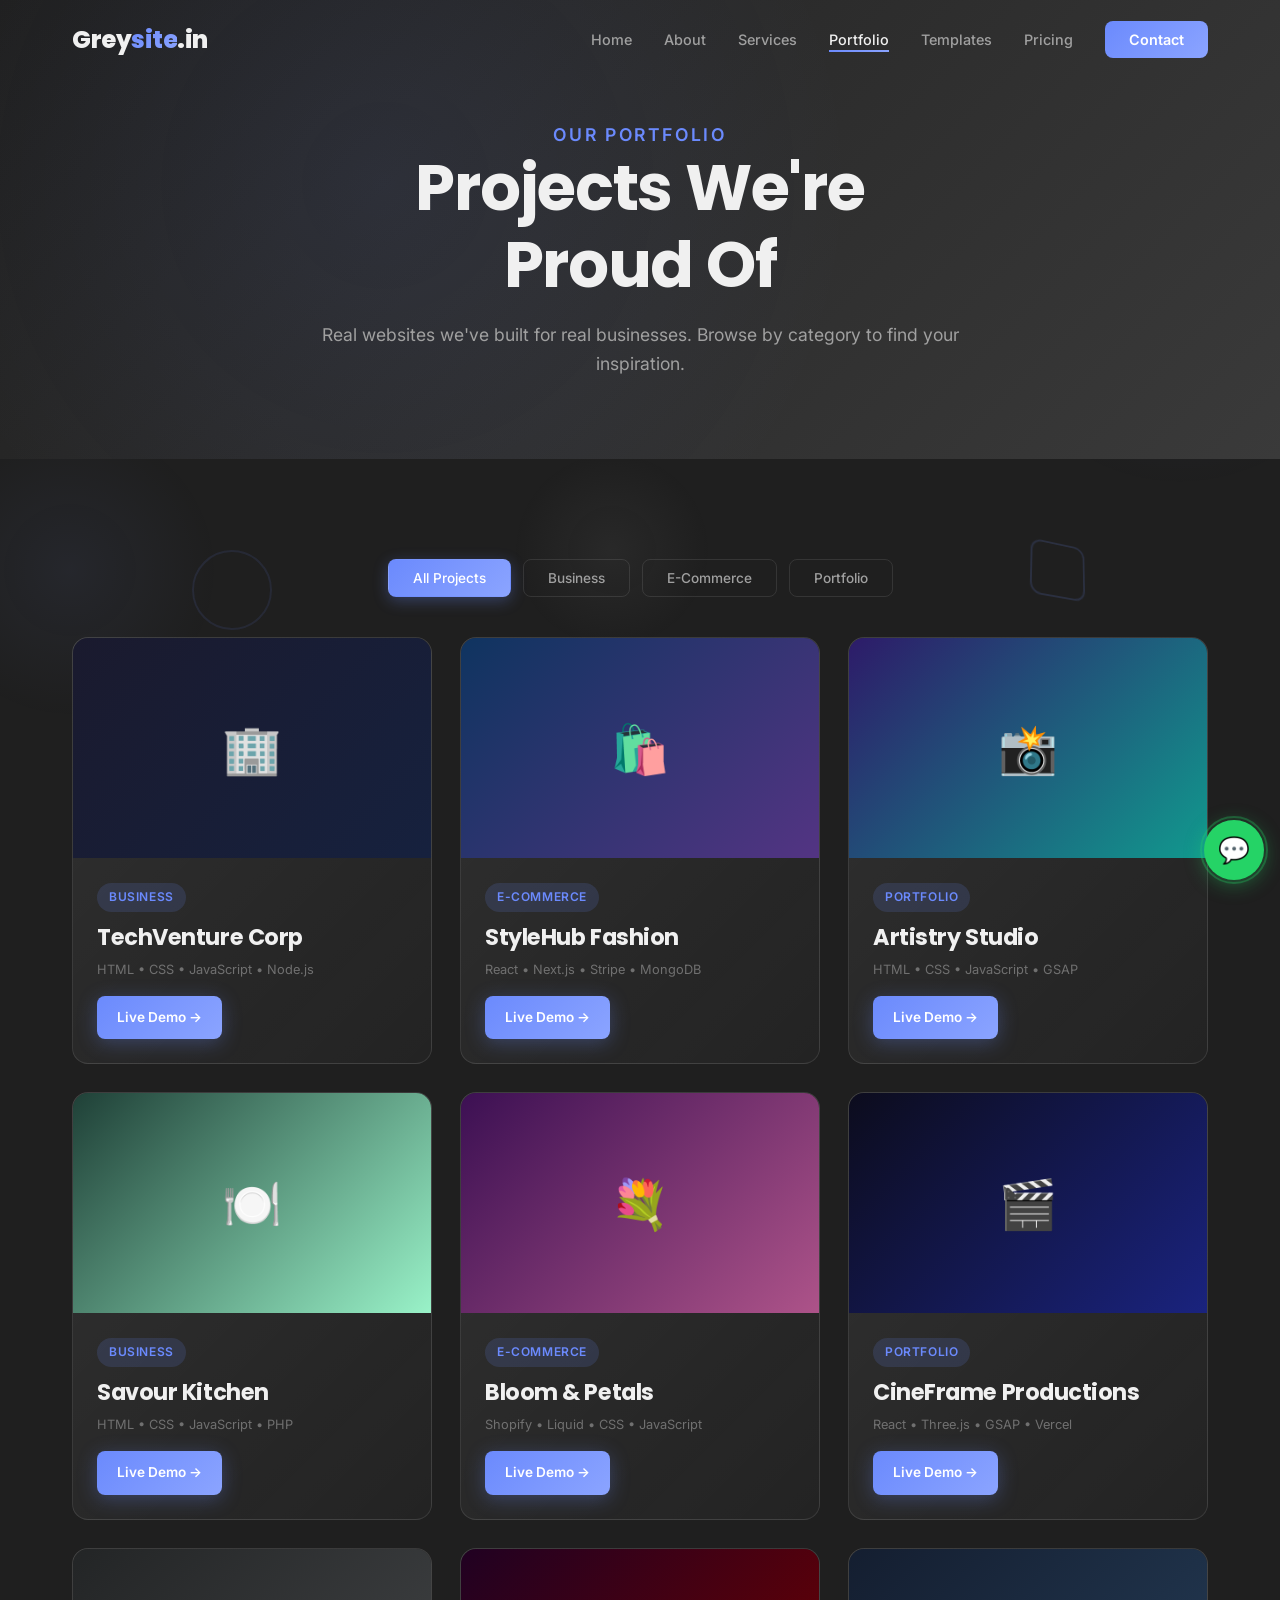
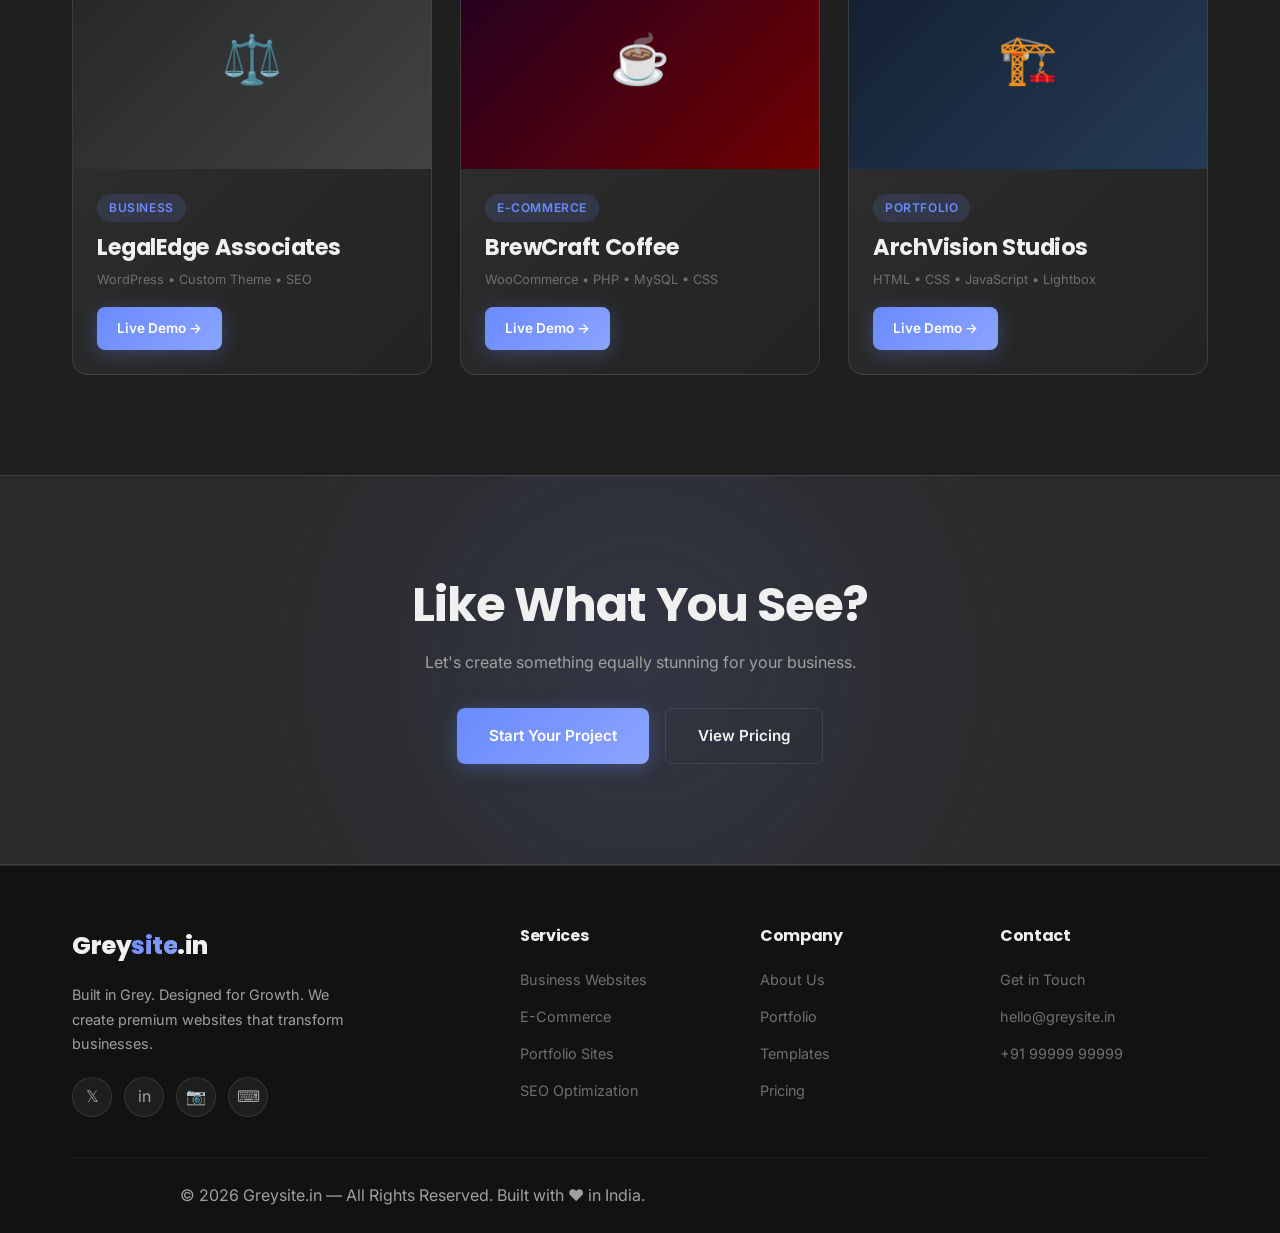
<file: portfolio.html>
<!DOCTYPE html>
<html lang="en">

<head>
    <meta charset="UTF-8">
    <meta name="viewport" content="width=device-width, initial-scale=1.0, viewport-fit=cover">
    <title>Portfolio — Greysite.in</title>
    <meta name="description"
        content="Explore our portfolio of premium websites. Business sites, e-commerce stores, and creative portfolios built by Greysite.in.">
    <meta name="theme-color" content="#1f1f1f">
    <link rel="canonical" href="https://greysite.in/portfolio.html">
    <link rel="icon" type="image/svg+xml"
        href="data:image/svg+xml,%3Csvg xmlns='http://www.w3.org/2000/svg' viewBox='0 0 32 32'%3E%3Crect width='32' height='32' rx='8' fill='%236b8afd'/%3E%3Ctext x='50%25' y='55%25' dominant-baseline='middle' text-anchor='middle' fill='white' font-family='Arial' font-weight='bold' font-size='18'%3EG%3C/text%3E%3C/svg%3E">
    <link rel="stylesheet" href="css/styles.css">
</head>

<body>

    <div class="page-loader">
        <div class="loader-spinner"></div>
    </div>
    <div class="scroll-progress"></div>

    <div class="floating-shapes">
        <div class="shape shape-1"></div>
        <div class="shape shape-2"></div>
        <div class="shape shape-3"></div>
        <div class="shape-cube shape-cube-1"></div>
        <div class="shape-cube shape-cube-2"></div>
        <div class="shape-ring shape-ring-1"></div>
        <div class="shape-ring shape-ring-2"></div>
    </div>

    <header class="header">
        <div class="container">
            <a href="index.html" class="logo">Grey<span>site</span>.in</a>
            <nav>
                <ul class="nav-links">
                    <li><a href="index.html">Home</a></li>
                    <li><a href="about.html">About</a></li>
                    <li><a href="services.html">Services</a></li>
                    <li><a href="portfolio.html">Portfolio</a></li>
                    <li><a href="websites.html">Templates</a></li>
                    <li><a href="pricing.html">Pricing</a></li>
                    <li><a href="contact.html" class="nav-cta">Contact</a></li>
                </ul>
            </nav>
            <div class="nav-toggle" id="navToggle"><span></span><span></span><span></span></div>
        </div>
    </header>

    <section class="page-hero">
        <div class="container">
            <p class="section-label fade-in">Our Portfolio</p>
            <h1 class="fade-in">Projects We're<br>Proud Of</h1>
            <p class="fade-in">Real websites we've built for real businesses. Browse by category to find your
                inspiration.</p>
        </div>
    </section>

    <!-- Portfolio Grid -->
    <section class="section">
        <div class="container">

            <!-- Filters -->
            <div class="portfolio-filters fade-in">
                <button class="filter-btn active" data-filter="all">All Projects</button>
                <button class="filter-btn" data-filter="business">Business</button>
                <button class="filter-btn" data-filter="ecommerce">E-Commerce</button>
                <button class="filter-btn" data-filter="portfolio">Portfolio</button>
            </div>

            <!-- Projects -->
            <div class="portfolio-grid">

                <div class="project-card fade-in" data-category="business"
                    style="transition: opacity 0.3s ease, transform 0.3s ease;">
                    <div class="card-image"
                        style="background:linear-gradient(135deg,#1a1a2e,#16213e);display:flex;align-items:center;justify-content:center;font-size:3rem;">
                        🏢</div>
                    <div class="card-content">
                        <span class="category-tag">Business</span>
                        <h4>TechVenture Corp</h4>
                        <p class="tech-stack">HTML • CSS • JavaScript • Node.js</p>
                        <a href="#" class="btn btn-primary btn-sm">Live Demo →</a>
                    </div>
                </div>

                <div class="project-card fade-in" data-category="ecommerce"
                    style="transition: opacity 0.3s ease, transform 0.3s ease;">
                    <div class="card-image"
                        style="background:linear-gradient(135deg,#0f3460,#533483);display:flex;align-items:center;justify-content:center;font-size:3rem;">
                        🛍️</div>
                    <div class="card-content">
                        <span class="category-tag">E-Commerce</span>
                        <h4>StyleHub Fashion</h4>
                        <p class="tech-stack">React • Next.js • Stripe • MongoDB</p>
                        <a href="#" class="btn btn-primary btn-sm">Live Demo →</a>
                    </div>
                </div>

                <div class="project-card fade-in" data-category="portfolio"
                    style="transition: opacity 0.3s ease, transform 0.3s ease;">
                    <div class="card-image"
                        style="background:linear-gradient(135deg,#2d1b69,#11998e);display:flex;align-items:center;justify-content:center;font-size:3rem;">
                        📸</div>
                    <div class="card-content">
                        <span class="category-tag">Portfolio</span>
                        <h4>Artistry Studio</h4>
                        <p class="tech-stack">HTML • CSS • JavaScript • GSAP</p>
                        <a href="#" class="btn btn-primary btn-sm">Live Demo →</a>
                    </div>
                </div>

                <div class="project-card fade-in" data-category="business"
                    style="transition: opacity 0.3s ease, transform 0.3s ease;">
                    <div class="card-image"
                        style="background:linear-gradient(135deg,#1f4037,#99f2c8);display:flex;align-items:center;justify-content:center;font-size:3rem;">
                        🍽️</div>
                    <div class="card-content">
                        <span class="category-tag">Business</span>
                        <h4>Savour Kitchen</h4>
                        <p class="tech-stack">HTML • CSS • JavaScript • PHP</p>
                        <a href="#" class="btn btn-primary btn-sm">Live Demo →</a>
                    </div>
                </div>

                <div class="project-card fade-in" data-category="ecommerce"
                    style="transition: opacity 0.3s ease, transform 0.3s ease;">
                    <div class="card-image"
                        style="background:linear-gradient(135deg,#3c1053,#ad5389);display:flex;align-items:center;justify-content:center;font-size:3rem;">
                        💐</div>
                    <div class="card-content">
                        <span class="category-tag">E-Commerce</span>
                        <h4>Bloom & Petals</h4>
                        <p class="tech-stack">Shopify • Liquid • CSS • JavaScript</p>
                        <a href="#" class="btn btn-primary btn-sm">Live Demo →</a>
                    </div>
                </div>

                <div class="project-card fade-in" data-category="portfolio"
                    style="transition: opacity 0.3s ease, transform 0.3s ease;">
                    <div class="card-image"
                        style="background:linear-gradient(135deg,#0c0c1d,#1a237e);display:flex;align-items:center;justify-content:center;font-size:3rem;">
                        🎬</div>
                    <div class="card-content">
                        <span class="category-tag">Portfolio</span>
                        <h4>CineFrame Productions</h4>
                        <p class="tech-stack">React • Three.js • GSAP • Vercel</p>
                        <a href="#" class="btn btn-primary btn-sm">Live Demo →</a>
                    </div>
                </div>

                <div class="project-card fade-in" data-category="business"
                    style="transition: opacity 0.3s ease, transform 0.3s ease;">
                    <div class="card-image"
                        style="background:linear-gradient(135deg,#232526,#414345);display:flex;align-items:center;justify-content:center;font-size:3rem;">
                        ⚖️</div>
                    <div class="card-content">
                        <span class="category-tag">Business</span>
                        <h4>LegalEdge Associates</h4>
                        <p class="tech-stack">WordPress • Custom Theme • SEO</p>
                        <a href="#" class="btn btn-primary btn-sm">Live Demo →</a>
                    </div>
                </div>

                <div class="project-card fade-in" data-category="ecommerce"
                    style="transition: opacity 0.3s ease, transform 0.3s ease;">
                    <div class="card-image"
                        style="background:linear-gradient(135deg,#200122,#6f0000);display:flex;align-items:center;justify-content:center;font-size:3rem;">
                        ☕</div>
                    <div class="card-content">
                        <span class="category-tag">E-Commerce</span>
                        <h4>BrewCraft Coffee</h4>
                        <p class="tech-stack">WooCommerce • PHP • MySQL • CSS</p>
                        <a href="#" class="btn btn-primary btn-sm">Live Demo →</a>
                    </div>
                </div>

                <div class="project-card fade-in" data-category="portfolio"
                    style="transition: opacity 0.3s ease, transform 0.3s ease;">
                    <div class="card-image"
                        style="background:linear-gradient(135deg,#141e30,#243b55);display:flex;align-items:center;justify-content:center;font-size:3rem;">
                        🏗️</div>
                    <div class="card-content">
                        <span class="category-tag">Portfolio</span>
                        <h4>ArchVision Studios</h4>
                        <p class="tech-stack">HTML • CSS • JavaScript • Lightbox</p>
                        <a href="#" class="btn btn-primary btn-sm">Live Demo →</a>
                    </div>
                </div>

            </div>
        </div>
    </section>

    <!-- CTA -->
    <section class="section cta-section">
        <div class="container">
            <h2 class="fade-in">Like What You See?</h2>
            <p class="fade-in">Let's create something equally stunning for your business.</p>
            <div class="cta-buttons fade-in">
                <a href="contact.html" class="btn btn-primary">Start Your Project</a>
                <a href="pricing.html" class="btn btn-secondary">View Pricing</a>
            </div>
        </div>
    </section>

    <footer class="footer">
        <div class="container">
            <div class="footer-grid">
                <div class="footer-brand">
                    <a href="index.html" class="logo">Grey<span>site</span>.in</a>
                    <p>Built in Grey. Designed for Growth. We create premium websites that transform businesses.</p>
                    <div class="footer-socials">
                        <a href="#" class="social-link" aria-label="Twitter">𝕏</a>
                        <a href="#" class="social-link" aria-label="LinkedIn">in</a>
                        <a href="#" class="social-link" aria-label="Instagram">📷</a>
                        <a href="#" class="social-link" aria-label="GitHub">⌨</a>
                    </div>
                </div>
                <div class="footer-col">
                    <h4>Services</h4>
                    <ul>
                        <li><a href="services.html">Business Websites</a></li>
                        <li><a href="services.html">E-Commerce</a></li>
                        <li><a href="services.html">Portfolio Sites</a></li>
                        <li><a href="services.html">SEO Optimization</a></li>
                    </ul>
                </div>
                <div class="footer-col">
                    <h4>Company</h4>
                    <ul>
                        <li><a href="about.html">About Us</a></li>
                        <li><a href="portfolio.html">Portfolio</a></li>
                        <li><a href="websites.html">Templates</a></li>
                        <li><a href="pricing.html">Pricing</a></li>
                    </ul>
                </div>
                <div class="footer-col">
                    <h4>Contact</h4>
                    <ul>
                        <li><a href="contact.html">Get in Touch</a></li>
                        <li><a href="mailto:hello@greysite.in">hello@greysite.in</a></li>
                        <li><a href="tel:+919999999999">+91 99999 99999</a></li>
                    </ul>
                </div>
            </div>
            <div class="footer-bottom">
                <p>&copy; 2026 Greysite.in — All Rights Reserved. Built with ❤️ in India.</p>
            </div>
        </div>
    </footer>

    <a href="https://wa.me/919999999999?text=Hi%20Greysite!%20I'm%20interested%20in%20getting%20a%20website."
        class="whatsapp-btn" target="_blank" rel="noopener" aria-label="Chat on WhatsApp">💬</a>

    <script src="js/main.js"></script>
</body>

</html>
</file>
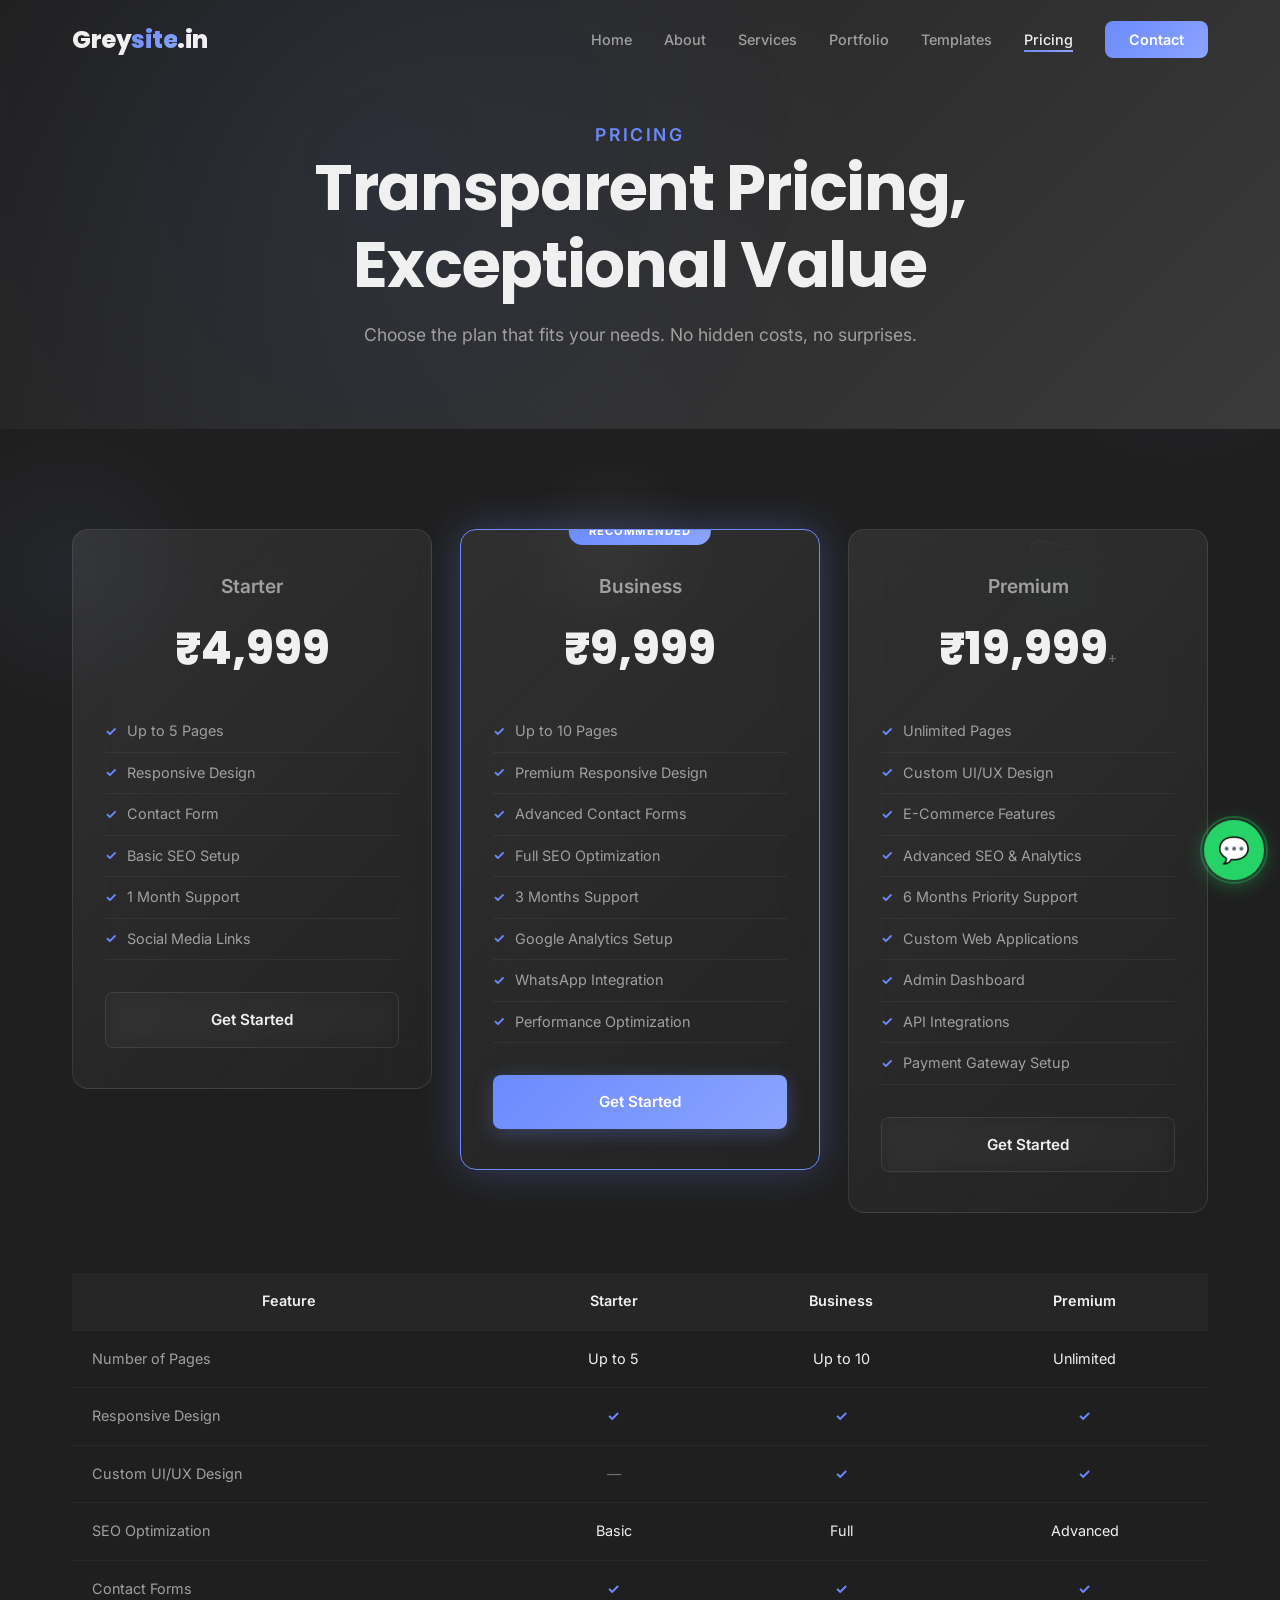
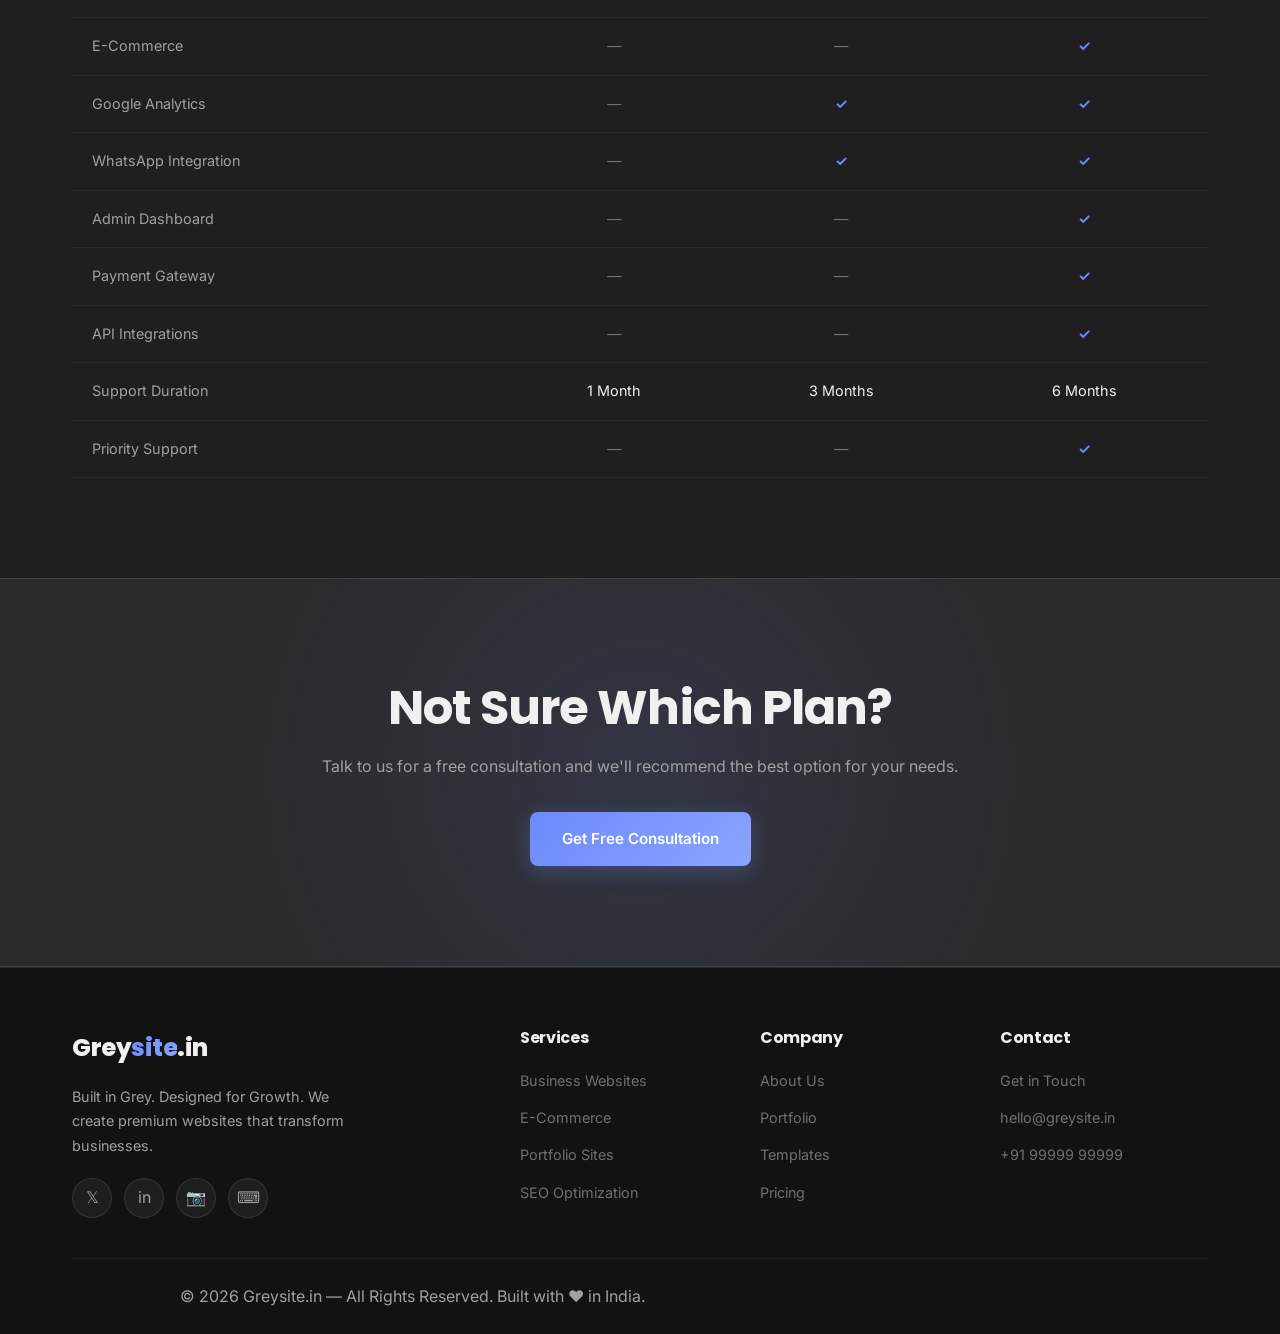
<file: pricing.html>
<!DOCTYPE html>
<html lang="en">

<head>
    <meta charset="UTF-8">
    <meta name="viewport" content="width=device-width, initial-scale=1.0, viewport-fit=cover">
    <title>Pricing — Greysite.in</title>
    <meta name="description"
        content="Affordable website packages starting at ₹4,999. Starter, Business, and Premium plans with transparent pricing. No hidden costs.">
    <meta name="theme-color" content="#1f1f1f">
    <link rel="canonical" href="https://greysite.in/pricing.html">
    <link rel="icon" type="image/svg+xml"
        href="data:image/svg+xml,%3Csvg xmlns='http://www.w3.org/2000/svg' viewBox='0 0 32 32'%3E%3Crect width='32' height='32' rx='8' fill='%236b8afd'/%3E%3Ctext x='50%25' y='55%25' dominant-baseline='middle' text-anchor='middle' fill='white' font-family='Arial' font-weight='bold' font-size='18'%3EG%3C/text%3E%3C/svg%3E">
    <link rel="stylesheet" href="css/styles.css">
</head>

<body>

    <div class="page-loader">
        <div class="loader-spinner"></div>
    </div>
    <div class="scroll-progress"></div>

    <div class="floating-shapes">
        <div class="shape shape-1"></div>
        <div class="shape shape-2"></div>
        <div class="shape shape-3"></div>
        <div class="shape-cube shape-cube-1"></div>
        <div class="shape-cube shape-cube-2"></div>
        <div class="shape-ring shape-ring-1"></div>
        <div class="shape-ring shape-ring-2"></div>
    </div>

    <header class="header">
        <div class="container">
            <a href="index.html" class="logo">Grey<span>site</span>.in</a>
            <nav>
                <ul class="nav-links">
                    <li><a href="index.html">Home</a></li>
                    <li><a href="about.html">About</a></li>
                    <li><a href="services.html">Services</a></li>
                    <li><a href="portfolio.html">Portfolio</a></li>
                    <li><a href="websites.html">Templates</a></li>
                    <li><a href="pricing.html">Pricing</a></li>
                    <li><a href="contact.html" class="nav-cta">Contact</a></li>
                </ul>
            </nav>
            <div class="nav-toggle" id="navToggle"><span></span><span></span><span></span></div>
        </div>
    </header>

    <section class="page-hero">
        <div class="container">
            <p class="section-label fade-in">Pricing</p>
            <h1 class="fade-in">Transparent Pricing,<br>Exceptional Value</h1>
            <p class="fade-in">Choose the plan that fits your needs. No hidden costs, no surprises.</p>
        </div>
    </section>

    <!-- Pricing Cards -->
    <section class="section">
        <div class="container">
            <div class="pricing-grid">

                <!-- Starter -->
                <div class="glass-card pricing-card fade-in">
                    <p class="plan-name">Starter</p>
                    <p class="price">₹4,999</p>
                    <ul class="features-list">
                        <li>Up to 5 Pages</li>
                        <li>Responsive Design</li>
                        <li>Contact Form</li>
                        <li>Basic SEO Setup</li>
                        <li>1 Month Support</li>
                        <li>Social Media Links</li>
                    </ul>
                    <a href="contact.html" class="btn btn-secondary" style="width:100%;justify-content:center;">Get
                        Started</a>
                </div>

                <!-- Business (Featured) -->
                <div class="glass-card pricing-card featured fade-in">
                    <p class="plan-name">Business</p>
                    <p class="price">₹9,999</p>
                    <ul class="features-list">
                        <li>Up to 10 Pages</li>
                        <li>Premium Responsive Design</li>
                        <li>Advanced Contact Forms</li>
                        <li>Full SEO Optimization</li>
                        <li>3 Months Support</li>
                        <li>Google Analytics Setup</li>
                        <li>WhatsApp Integration</li>
                        <li>Performance Optimization</li>
                    </ul>
                    <a href="contact.html" class="btn btn-primary" style="width:100%;justify-content:center;">Get
                        Started</a>
                </div>

                <!-- Premium -->
                <div class="glass-card pricing-card fade-in">
                    <p class="plan-name">Premium</p>
                    <p class="price">₹19,999<small>+</small></p>
                    <ul class="features-list">
                        <li>Unlimited Pages</li>
                        <li>Custom UI/UX Design</li>
                        <li>E-Commerce Features</li>
                        <li>Advanced SEO & Analytics</li>
                        <li>6 Months Priority Support</li>
                        <li>Custom Web Applications</li>
                        <li>Admin Dashboard</li>
                        <li>API Integrations</li>
                        <li>Payment Gateway Setup</li>
                    </ul>
                    <a href="contact.html" class="btn btn-secondary" style="width:100%;justify-content:center;">Get
                        Started</a>
                </div>

            </div>

            <!-- Feature Comparison Table -->
            <div class="fade-in" style="overflow-x:auto;">
                <table class="feature-table">
                    <thead>
                        <tr>
                            <th>Feature</th>
                            <th>Starter</th>
                            <th>Business</th>
                            <th>Premium</th>
                        </tr>
                    </thead>
                    <tbody>
                        <tr>
                            <td>Number of Pages</td>
                            <td>Up to 5</td>
                            <td>Up to 10</td>
                            <td>Unlimited</td>
                        </tr>
                        <tr>
                            <td>Responsive Design</td>
                            <td class="check">✓</td>
                            <td class="check">✓</td>
                            <td class="check">✓</td>
                        </tr>
                        <tr>
                            <td>Custom UI/UX Design</td>
                            <td class="cross">—</td>
                            <td class="check">✓</td>
                            <td class="check">✓</td>
                        </tr>
                        <tr>
                            <td>SEO Optimization</td>
                            <td>Basic</td>
                            <td>Full</td>
                            <td>Advanced</td>
                        </tr>
                        <tr>
                            <td>Contact Forms</td>
                            <td class="check">✓</td>
                            <td class="check">✓</td>
                            <td class="check">✓</td>
                        </tr>
                        <tr>
                            <td>E-Commerce</td>
                            <td class="cross">—</td>
                            <td class="cross">—</td>
                            <td class="check">✓</td>
                        </tr>
                        <tr>
                            <td>Google Analytics</td>
                            <td class="cross">—</td>
                            <td class="check">✓</td>
                            <td class="check">✓</td>
                        </tr>
                        <tr>
                            <td>WhatsApp Integration</td>
                            <td class="cross">—</td>
                            <td class="check">✓</td>
                            <td class="check">✓</td>
                        </tr>
                        <tr>
                            <td>Admin Dashboard</td>
                            <td class="cross">—</td>
                            <td class="cross">—</td>
                            <td class="check">✓</td>
                        </tr>
                        <tr>
                            <td>Payment Gateway</td>
                            <td class="cross">—</td>
                            <td class="cross">—</td>
                            <td class="check">✓</td>
                        </tr>
                        <tr>
                            <td>API Integrations</td>
                            <td class="cross">—</td>
                            <td class="cross">—</td>
                            <td class="check">✓</td>
                        </tr>
                        <tr>
                            <td>Support Duration</td>
                            <td>1 Month</td>
                            <td>3 Months</td>
                            <td>6 Months</td>
                        </tr>
                        <tr>
                            <td>Priority Support</td>
                            <td class="cross">—</td>
                            <td class="cross">—</td>
                            <td class="check">✓</td>
                        </tr>
                    </tbody>
                </table>
            </div>
        </div>
    </section>

    <!-- CTA -->
    <section class="section cta-section">
        <div class="container">
            <h2 class="fade-in">Not Sure Which Plan?</h2>
            <p class="fade-in">Talk to us for a free consultation and we'll recommend the best option for your needs.
            </p>
            <div class="cta-buttons fade-in">
                <a href="contact.html" class="btn btn-primary">Get Free Consultation</a>
            </div>
        </div>
    </section>

    <footer class="footer">
        <div class="container">
            <div class="footer-grid">
                <div class="footer-brand">
                    <a href="index.html" class="logo">Grey<span>site</span>.in</a>
                    <p>Built in Grey. Designed for Growth. We create premium websites that transform businesses.</p>
                    <div class="footer-socials">
                        <a href="#" class="social-link" aria-label="Twitter">𝕏</a>
                        <a href="#" class="social-link" aria-label="LinkedIn">in</a>
                        <a href="#" class="social-link" aria-label="Instagram">📷</a>
                        <a href="#" class="social-link" aria-label="GitHub">⌨</a>
                    </div>
                </div>
                <div class="footer-col">
                    <h4>Services</h4>
                    <ul>
                        <li><a href="services.html">Business Websites</a></li>
                        <li><a href="services.html">E-Commerce</a></li>
                        <li><a href="services.html">Portfolio Sites</a></li>
                        <li><a href="services.html">SEO Optimization</a></li>
                    </ul>
                </div>
                <div class="footer-col">
                    <h4>Company</h4>
                    <ul>
                        <li><a href="about.html">About Us</a></li>
                        <li><a href="portfolio.html">Portfolio</a></li>
                        <li><a href="websites.html">Templates</a></li>
                        <li><a href="pricing.html">Pricing</a></li>
                    </ul>
                </div>
                <div class="footer-col">
                    <h4>Contact</h4>
                    <ul>
                        <li><a href="contact.html">Get in Touch</a></li>
                        <li><a href="mailto:hello@greysite.in">hello@greysite.in</a></li>
                        <li><a href="tel:+919999999999">+91 99999 99999</a></li>
                    </ul>
                </div>
            </div>
            <div class="footer-bottom">
                <p>&copy; 2026 Greysite.in — All Rights Reserved. Built with ❤️ in India.</p>
            </div>
        </div>
    </footer>

    <a href="https://wa.me/919999999999?text=Hi%20Greysite!%20I'm%20interested%20in%20getting%20a%20website."
        class="whatsapp-btn" target="_blank" rel="noopener" aria-label="Chat on WhatsApp">💬</a>

    <script src="js/main.js"></script>
</body>

</html>
</file>
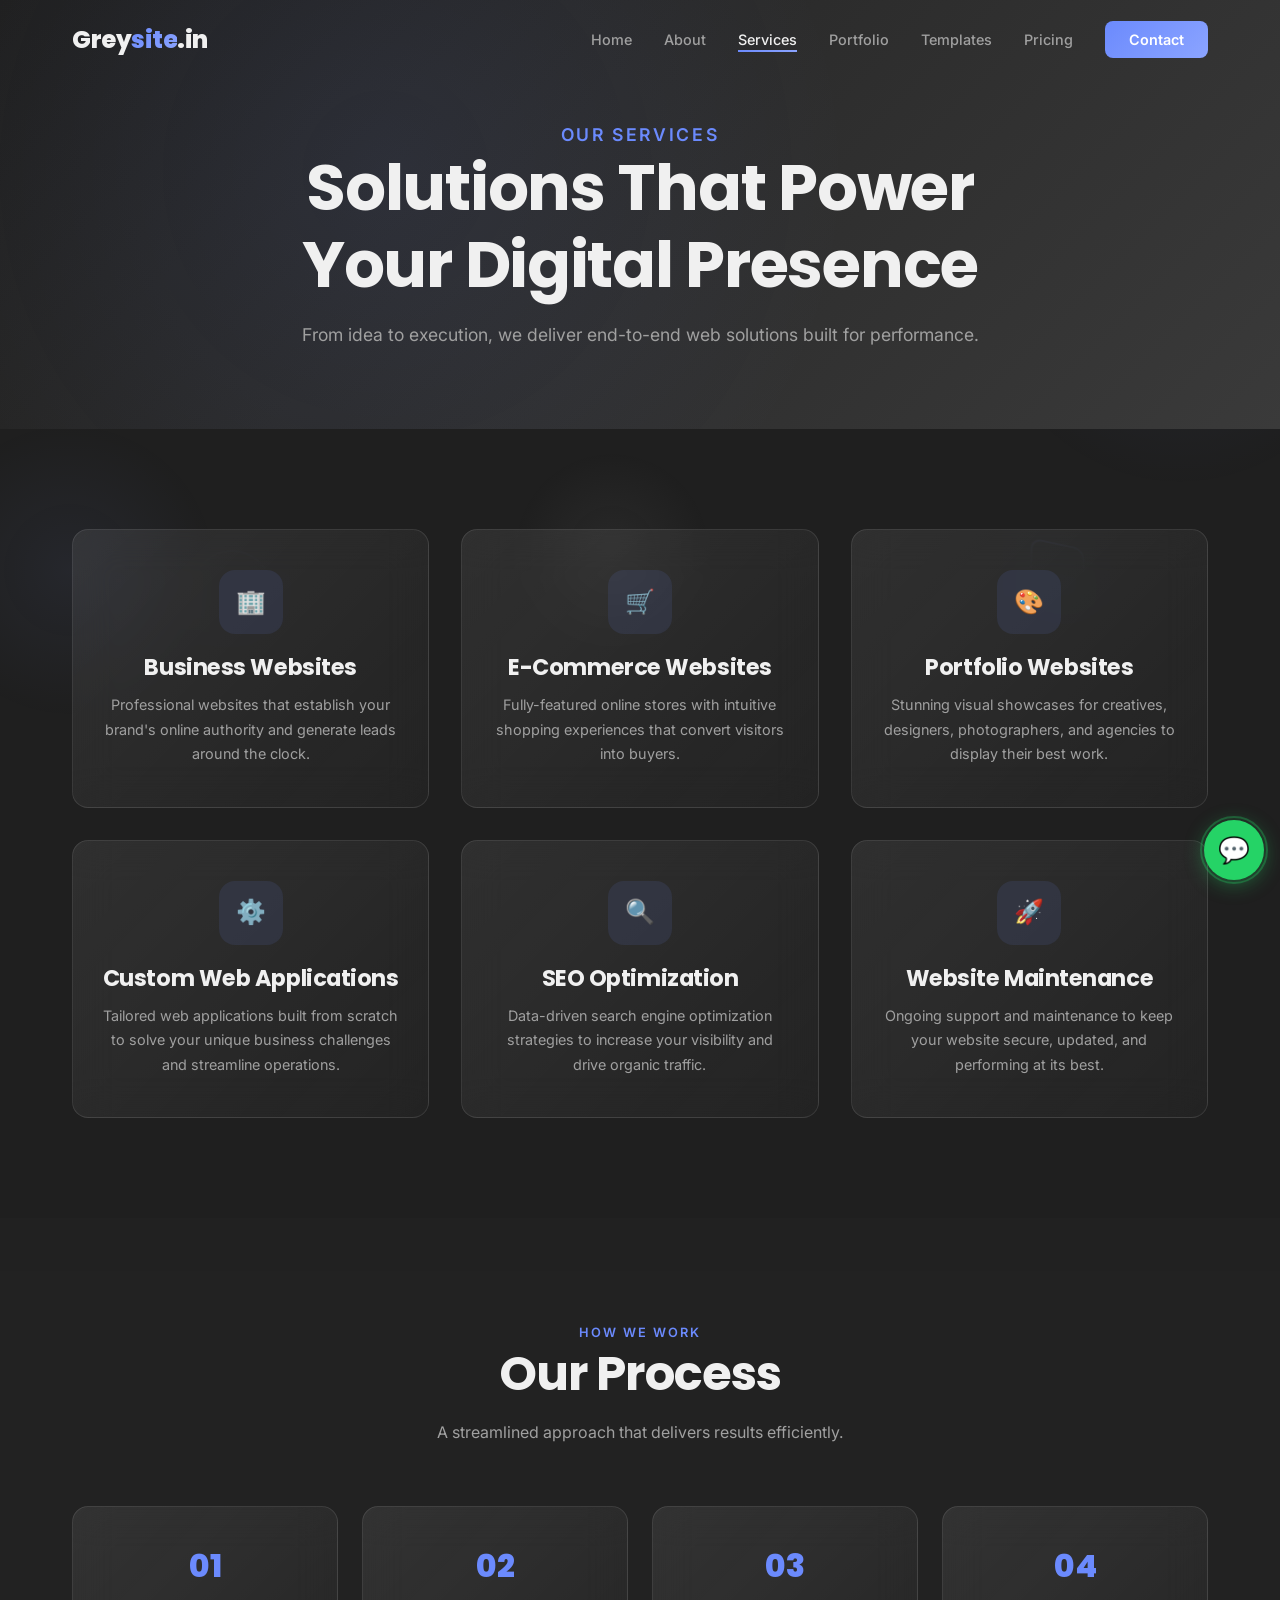
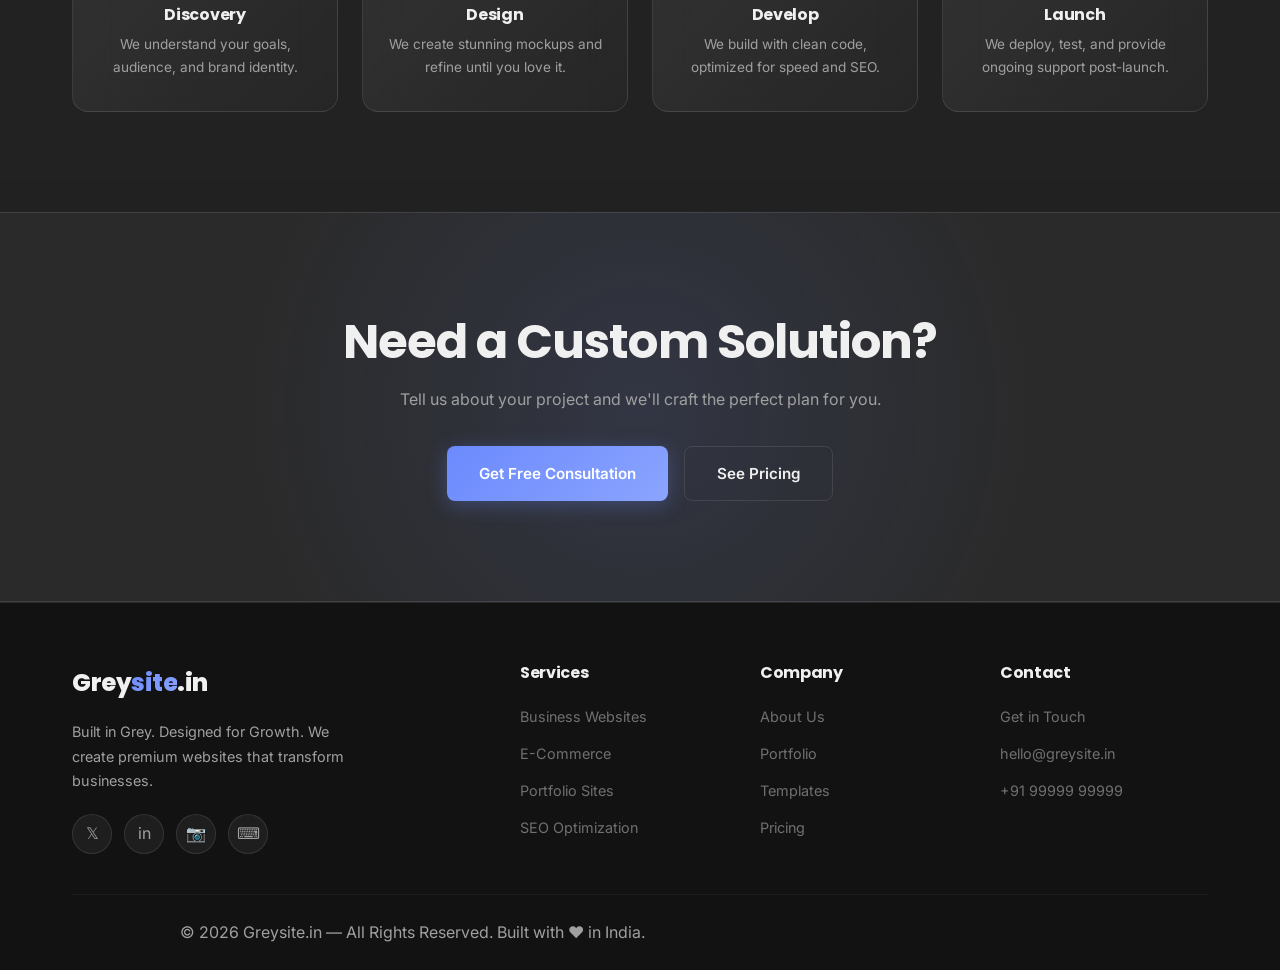
<file: services.html>
<!DOCTYPE html>
<html lang="en">

<head>
    <meta charset="UTF-8">
    <meta name="viewport" content="width=device-width, initial-scale=1.0, viewport-fit=cover">
    <title>Our Services — Greysite.in</title>
    <meta name="description"
        content="Explore Greysite.in's services: business websites, e-commerce, portfolios, custom web apps, and SEO optimization. Premium web solutions.">
    <meta name="theme-color" content="#1f1f1f">
    <link rel="canonical" href="https://greysite.in/services.html">
    <link rel="icon" type="image/svg+xml"
        href="data:image/svg+xml,%3Csvg xmlns='http://www.w3.org/2000/svg' viewBox='0 0 32 32'%3E%3Crect width='32' height='32' rx='8' fill='%236b8afd'/%3E%3Ctext x='50%25' y='55%25' dominant-baseline='middle' text-anchor='middle' fill='white' font-family='Arial' font-weight='bold' font-size='18'%3EG%3C/text%3E%3C/svg%3E">
    <link rel="stylesheet" href="css/styles.css">
</head>

<body>

    <div class="page-loader">
        <div class="loader-spinner"></div>
    </div>
    <div class="scroll-progress"></div>

    <div class="floating-shapes">
        <div class="shape shape-1"></div>
        <div class="shape shape-2"></div>
        <div class="shape shape-3"></div>
        <div class="shape-cube shape-cube-1"></div>
        <div class="shape-cube shape-cube-2"></div>
        <div class="shape-ring shape-ring-1"></div>
        <div class="shape-ring shape-ring-2"></div>
    </div>

    <header class="header">
        <div class="container">
            <a href="index.html" class="logo">Grey<span>site</span>.in</a>
            <nav>
                <ul class="nav-links">
                    <li><a href="index.html">Home</a></li>
                    <li><a href="about.html">About</a></li>
                    <li><a href="services.html">Services</a></li>
                    <li><a href="portfolio.html">Portfolio</a></li>
                    <li><a href="websites.html">Templates</a></li>
                    <li><a href="pricing.html">Pricing</a></li>
                    <li><a href="contact.html" class="nav-cta">Contact</a></li>
                </ul>
            </nav>
            <div class="nav-toggle" id="navToggle"><span></span><span></span><span></span></div>
        </div>
    </header>

    <section class="page-hero">
        <div class="container">
            <p class="section-label fade-in">Our Services</p>
            <h1 class="fade-in">Solutions That Power<br>Your Digital Presence</h1>
            <p class="fade-in">From idea to execution, we deliver end-to-end web solutions built for performance.</p>
        </div>
    </section>

    <!-- Services Grid -->
    <section class="section">
        <div class="container">
            <div class="grid-3">

                <div class="glass-card service-card fade-in">
                    <div class="icon">🏢</div>
                    <h4>Business Websites</h4>
                    <p>Professional websites that establish your brand's online authority and generate leads around the
                        clock.</p>
                    <p class="extra-text">Includes custom design, responsive layout, contact forms, team pages, and
                        SEO-optimized content structure.</p>
                </div>

                <div class="glass-card service-card fade-in">
                    <div class="icon">🛒</div>
                    <h4>E-Commerce Websites</h4>
                    <p>Fully-featured online stores with intuitive shopping experiences that convert visitors into
                        buyers.</p>
                    <p class="extra-text">Product catalogs, secure payments, inventory management, order tracking, and
                        customer accounts included.</p>
                </div>

                <div class="glass-card service-card fade-in">
                    <div class="icon">🎨</div>
                    <h4>Portfolio Websites</h4>
                    <p>Stunning visual showcases for creatives, designers, photographers, and agencies to display their
                        best work.</p>
                    <p class="extra-text">Image galleries with lightbox, smooth animations, project case studies, and
                        filterable categories.</p>
                </div>

                <div class="glass-card service-card fade-in">
                    <div class="icon">⚙️</div>
                    <h4>Custom Web Applications</h4>
                    <p>Tailored web applications built from scratch to solve your unique business challenges and
                        streamline operations.</p>
                    <p class="extra-text">Dashboard interfaces, user authentication, API integrations, real-time
                        features, and admin panels.</p>
                </div>

                <div class="glass-card service-card fade-in">
                    <div class="icon">🔍</div>
                    <h4>SEO Optimization</h4>
                    <p>Data-driven search engine optimization strategies to increase your visibility and drive organic
                        traffic.</p>
                    <p class="extra-text">Technical SEO audit, keyword research, on-page optimization, performance
                        tuning, and analytics setup.</p>
                </div>

                <div class="glass-card service-card fade-in">
                    <div class="icon">🚀</div>
                    <h4>Website Maintenance</h4>
                    <p>Ongoing support and maintenance to keep your website secure, updated, and performing at its best.
                    </p>
                    <p class="extra-text">Regular updates, security monitoring, performance optimization, content
                        updates, and 24/7 technical support.</p>
                </div>

            </div>
        </div>
    </section>

    <!-- Process -->
    <section class="section" style="background:rgba(255,255,255,0.01);">
        <div class="container">
            <div class="section-header">
                <p class="section-label fade-in">How We Work</p>
                <h2 class="fade-in">Our Process</h2>
                <p class="fade-in">A streamlined approach that delivers results efficiently.</p>
            </div>
            <div class="grid-4">
                <div class="glass-card fade-in" style="text-align:center;padding:32px 20px;">
                    <div
                        style="font-size:2rem;margin-bottom:12px;color:var(--accent-blue);font-weight:800;font-family:var(--font-heading);">
                        01</div>
                    <h4 style="font-size:1rem;margin-bottom:8px;">Discovery</h4>
                    <p style="font-size:0.85rem;margin:0 auto;">We understand your goals, audience, and brand identity.
                    </p>
                </div>
                <div class="glass-card fade-in" style="text-align:center;padding:32px 20px;">
                    <div
                        style="font-size:2rem;margin-bottom:12px;color:var(--accent-blue);font-weight:800;font-family:var(--font-heading);">
                        02</div>
                    <h4 style="font-size:1rem;margin-bottom:8px;">Design</h4>
                    <p style="font-size:0.85rem;margin:0 auto;">We create stunning mockups and refine until you love it.
                    </p>
                </div>
                <div class="glass-card fade-in" style="text-align:center;padding:32px 20px;">
                    <div
                        style="font-size:2rem;margin-bottom:12px;color:var(--accent-blue);font-weight:800;font-family:var(--font-heading);">
                        03</div>
                    <h4 style="font-size:1rem;margin-bottom:8px;">Develop</h4>
                    <p style="font-size:0.85rem;margin:0 auto;">We build with clean code, optimized for speed and SEO.
                    </p>
                </div>
                <div class="glass-card fade-in" style="text-align:center;padding:32px 20px;">
                    <div
                        style="font-size:2rem;margin-bottom:12px;color:var(--accent-blue);font-weight:800;font-family:var(--font-heading);">
                        04</div>
                    <h4 style="font-size:1rem;margin-bottom:8px;">Launch</h4>
                    <p style="font-size:0.85rem;margin:0 auto;">We deploy, test, and provide ongoing support
                        post-launch.</p>
                </div>
            </div>
        </div>
    </section>

    <!-- CTA -->
    <section class="section cta-section">
        <div class="container">
            <h2 class="fade-in">Need a Custom Solution?</h2>
            <p class="fade-in">Tell us about your project and we'll craft the perfect plan for you.</p>
            <div class="cta-buttons fade-in">
                <a href="contact.html" class="btn btn-primary">Get Free Consultation</a>
                <a href="pricing.html" class="btn btn-secondary">See Pricing</a>
            </div>
        </div>
    </section>

    <!-- Footer -->
    <footer class="footer">
        <div class="container">
            <div class="footer-grid">
                <div class="footer-brand">
                    <a href="index.html" class="logo">Grey<span>site</span>.in</a>
                    <p>Built in Grey. Designed for Growth. We create premium websites that transform businesses.</p>
                    <div class="footer-socials">
                        <a href="#" class="social-link" aria-label="Twitter">𝕏</a>
                        <a href="#" class="social-link" aria-label="LinkedIn">in</a>
                        <a href="#" class="social-link" aria-label="Instagram">📷</a>
                        <a href="#" class="social-link" aria-label="GitHub">⌨</a>
                    </div>
                </div>
                <div class="footer-col">
                    <h4>Services</h4>
                    <ul>
                        <li><a href="services.html">Business Websites</a></li>
                        <li><a href="services.html">E-Commerce</a></li>
                        <li><a href="services.html">Portfolio Sites</a></li>
                        <li><a href="services.html">SEO Optimization</a></li>
                    </ul>
                </div>
                <div class="footer-col">
                    <h4>Company</h4>
                    <ul>
                        <li><a href="about.html">About Us</a></li>
                        <li><a href="portfolio.html">Portfolio</a></li>
                        <li><a href="websites.html">Templates</a></li>
                        <li><a href="pricing.html">Pricing</a></li>
                    </ul>
                </div>
                <div class="footer-col">
                    <h4>Contact</h4>
                    <ul>
                        <li><a href="contact.html">Get in Touch</a></li>
                        <li><a href="mailto:hello@greysite.in">hello@greysite.in</a></li>
                        <li><a href="tel:+919999999999">+91 99999 99999</a></li>
                    </ul>
                </div>
            </div>
            <div class="footer-bottom">
                <p>&copy; 2026 Greysite.in — All Rights Reserved. Built with ❤️ in India.</p>
            </div>
        </div>
    </footer>

    <a href="https://wa.me/919999999999?text=Hi%20Greysite!%20I'm%20interested%20in%20getting%20a%20website."
        class="whatsapp-btn" target="_blank" rel="noopener" aria-label="Chat on WhatsApp">💬</a>

    <script src="js/main.js"></script>
</body>

</html>
</file>
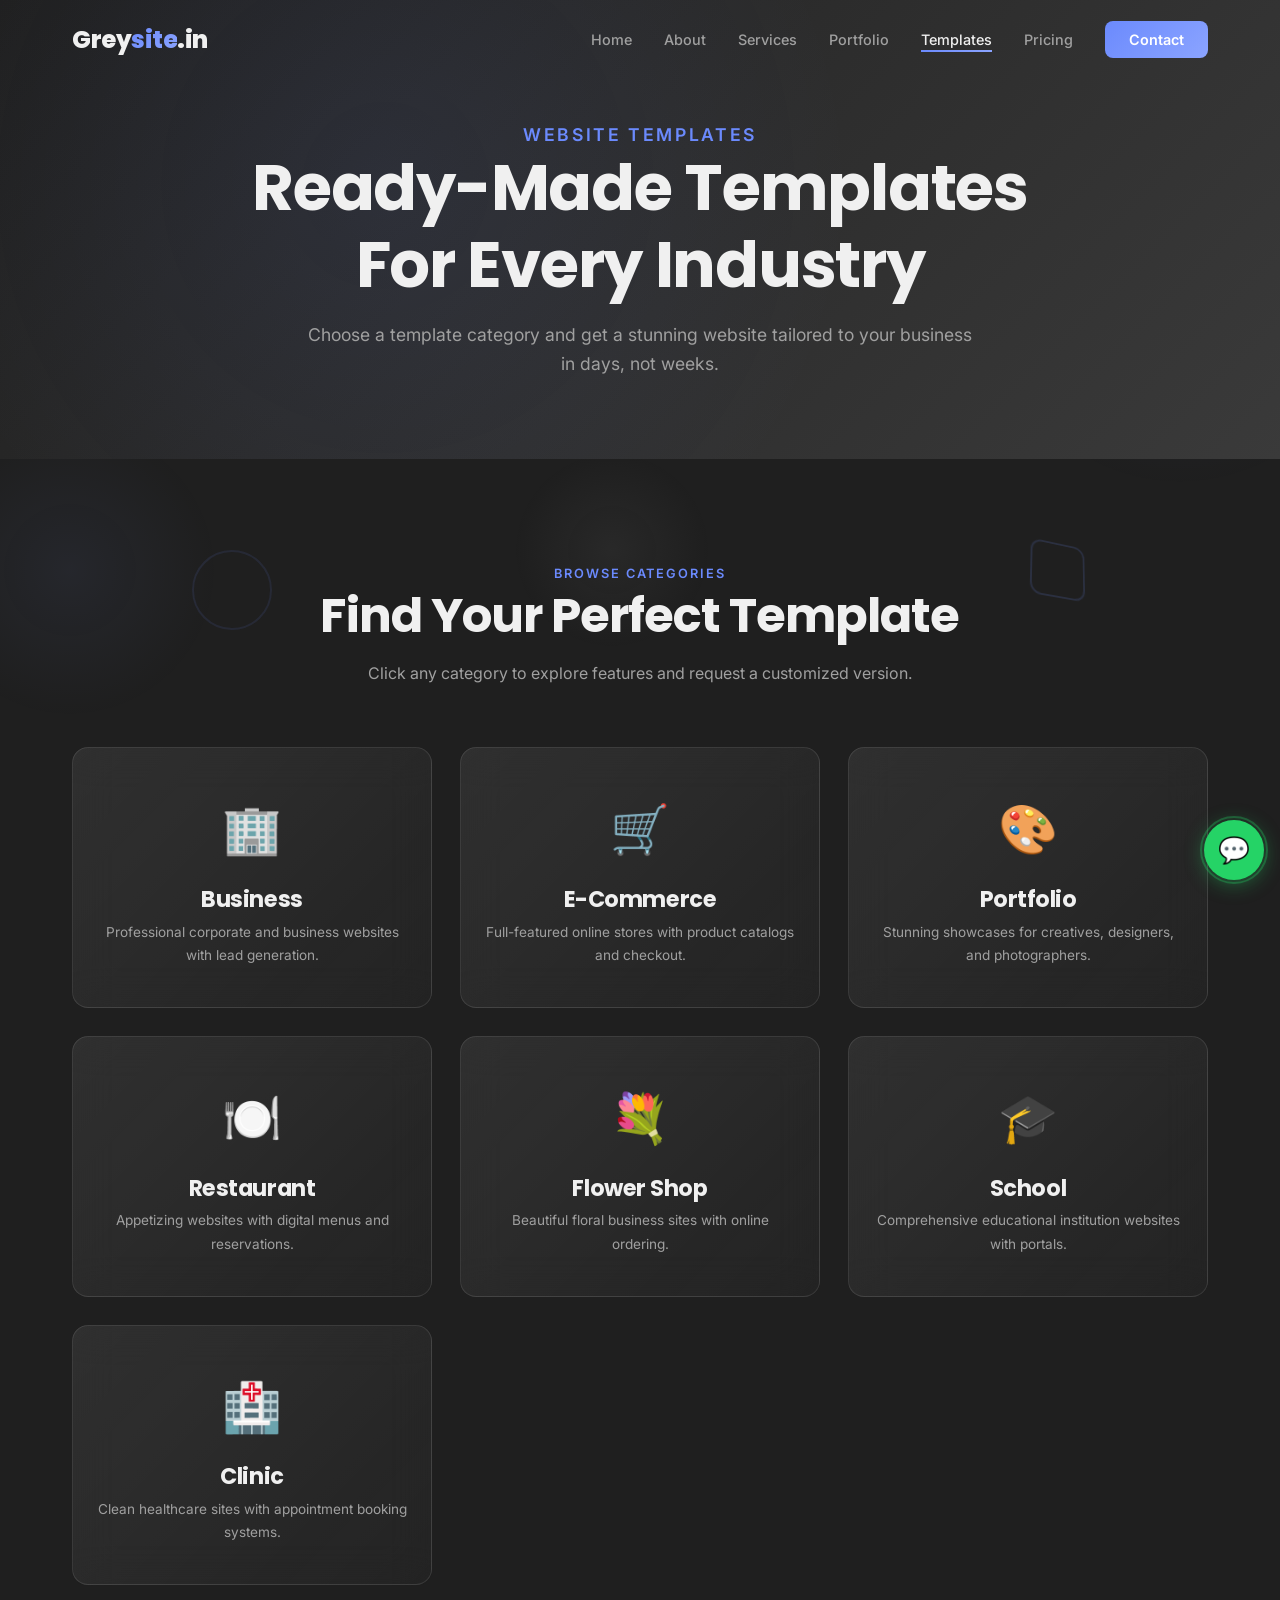
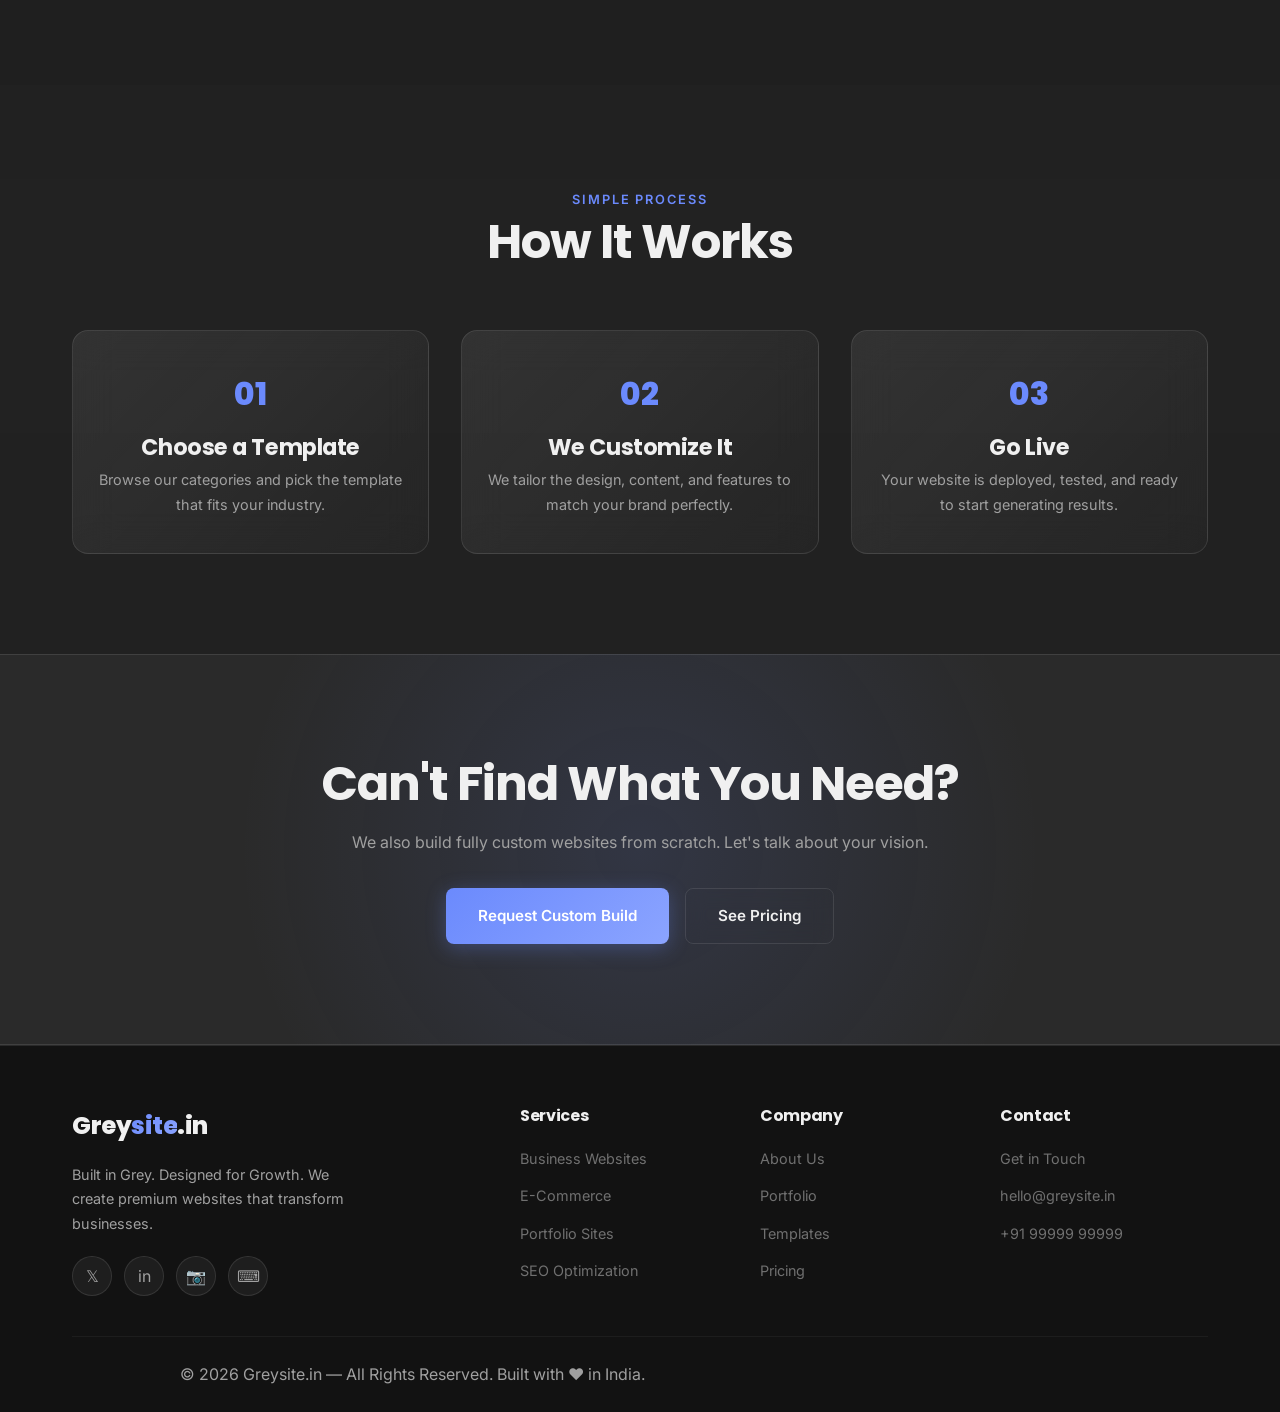
<file: websites.html>
<!DOCTYPE html>
<html lang="en">

<head>
    <meta charset="UTF-8">
    <meta name="viewport" content="width=device-width, initial-scale=1.0, viewport-fit=cover">
    <title>Website Templates — Greysite.in</title>
    <meta name="description"
        content="Browse our collection of premium website templates. Business, e-commerce, portfolio, restaurant, flower shop, school, and clinic templates available.">
    <meta name="theme-color" content="#1f1f1f">
    <link rel="canonical" href="https://greysite.in/websites.html">
    <link rel="icon" type="image/svg+xml"
        href="data:image/svg+xml,%3Csvg xmlns='http://www.w3.org/2000/svg' viewBox='0 0 32 32'%3E%3Crect width='32' height='32' rx='8' fill='%236b8afd'/%3E%3Ctext x='50%25' y='55%25' dominant-baseline='middle' text-anchor='middle' fill='white' font-family='Arial' font-weight='bold' font-size='18'%3EG%3C/text%3E%3C/svg%3E">
    <link rel="stylesheet" href="css/styles.css">
</head>

<body>

    <div class="page-loader">
        <div class="loader-spinner"></div>
    </div>
    <div class="scroll-progress"></div>

    <div class="floating-shapes">
        <div class="shape shape-1"></div>
        <div class="shape shape-2"></div>
        <div class="shape shape-3"></div>
        <div class="shape-cube shape-cube-1"></div>
        <div class="shape-cube shape-cube-2"></div>
        <div class="shape-ring shape-ring-1"></div>
        <div class="shape-ring shape-ring-2"></div>
    </div>

    <header class="header">
        <div class="container">
            <a href="index.html" class="logo">Grey<span>site</span>.in</a>
            <nav>
                <ul class="nav-links">
                    <li><a href="index.html">Home</a></li>
                    <li><a href="about.html">About</a></li>
                    <li><a href="services.html">Services</a></li>
                    <li><a href="portfolio.html">Portfolio</a></li>
                    <li><a href="websites.html">Templates</a></li>
                    <li><a href="pricing.html">Pricing</a></li>
                    <li><a href="contact.html" class="nav-cta">Contact</a></li>
                </ul>
            </nav>
            <div class="nav-toggle" id="navToggle"><span></span><span></span><span></span></div>
        </div>
    </header>

    <section class="page-hero">
        <div class="container">
            <p class="section-label fade-in">Website Templates</p>
            <h1 class="fade-in">Ready-Made Templates<br>For Every Industry</h1>
            <p class="fade-in">Choose a template category and get a stunning website tailored to your business in days,
                not weeks.</p>
        </div>
    </section>

    <!-- Templates Grid -->
    <section class="section">
        <div class="container">
            <div class="section-header">
                <p class="section-label fade-in">Browse Categories</p>
                <h2 class="fade-in">Find Your Perfect Template</h2>
                <p class="fade-in">Click any category to explore features and request a customized version.</p>
            </div>
            <div class="template-grid">

                <div class="glass-card template-card fade-in" data-modal="business">
                    <span class="template-icon">🏢</span>
                    <h4>Business</h4>
                    <p>Professional corporate and business websites with lead generation.</p>
                </div>

                <div class="glass-card template-card fade-in" data-modal="ecommerce">
                    <span class="template-icon">🛒</span>
                    <h4>E-Commerce</h4>
                    <p>Full-featured online stores with product catalogs and checkout.</p>
                </div>

                <div class="glass-card template-card fade-in" data-modal="portfolio">
                    <span class="template-icon">🎨</span>
                    <h4>Portfolio</h4>
                    <p>Stunning showcases for creatives, designers, and photographers.</p>
                </div>

                <div class="glass-card template-card fade-in" data-modal="restaurant">
                    <span class="template-icon">🍽️</span>
                    <h4>Restaurant</h4>
                    <p>Appetizing websites with digital menus and reservations.</p>
                </div>

                <div class="glass-card template-card fade-in" data-modal="flowershop">
                    <span class="template-icon">💐</span>
                    <h4>Flower Shop</h4>
                    <p>Beautiful floral business sites with online ordering.</p>
                </div>

                <div class="glass-card template-card fade-in" data-modal="school">
                    <span class="template-icon">🎓</span>
                    <h4>School</h4>
                    <p>Comprehensive educational institution websites with portals.</p>
                </div>

                <div class="glass-card template-card fade-in" data-modal="clinic">
                    <span class="template-icon">🏥</span>
                    <h4>Clinic</h4>
                    <p>Clean healthcare sites with appointment booking systems.</p>
                </div>

            </div>
        </div>
    </section>

    <!-- How It Works -->
    <section class="section" style="background:rgba(255,255,255,0.01);">
        <div class="container">
            <div class="section-header">
                <p class="section-label fade-in">Simple Process</p>
                <h2 class="fade-in">How It Works</h2>
            </div>
            <div class="grid-3">
                <div class="glass-card fade-in" style="text-align:center;padding:36px 24px;">
                    <div
                        style="font-size:2rem;margin-bottom:12px;color:var(--accent-blue);font-weight:800;font-family:var(--font-heading);">
                        01</div>
                    <h4 style="margin-bottom:8px;">Choose a Template</h4>
                    <p style="font-size:0.9rem;margin:0 auto;">Browse our categories and pick the template that fits
                        your industry.</p>
                </div>
                <div class="glass-card fade-in" style="text-align:center;padding:36px 24px;">
                    <div
                        style="font-size:2rem;margin-bottom:12px;color:var(--accent-blue);font-weight:800;font-family:var(--font-heading);">
                        02</div>
                    <h4 style="margin-bottom:8px;">We Customize It</h4>
                    <p style="font-size:0.9rem;margin:0 auto;">We tailor the design, content, and features to match your
                        brand perfectly.</p>
                </div>
                <div class="glass-card fade-in" style="text-align:center;padding:36px 24px;">
                    <div
                        style="font-size:2rem;margin-bottom:12px;color:var(--accent-blue);font-weight:800;font-family:var(--font-heading);">
                        03</div>
                    <h4 style="margin-bottom:8px;">Go Live</h4>
                    <p style="font-size:0.9rem;margin:0 auto;">Your website is deployed, tested, and ready to start
                        generating results.</p>
                </div>
            </div>
        </div>
    </section>

    <!-- CTA -->
    <section class="section cta-section">
        <div class="container">
            <h2 class="fade-in">Can't Find What You Need?</h2>
            <p class="fade-in">We also build fully custom websites from scratch. Let's talk about your vision.</p>
            <div class="cta-buttons fade-in">
                <a href="contact.html" class="btn btn-primary">Request Custom Build</a>
                <a href="pricing.html" class="btn btn-secondary">See Pricing</a>
            </div>
        </div>
    </section>

    <!-- Modal -->
    <div class="modal-overlay">
        <div class="modal">
            <button class="modal-close">&times;</button>
            <h3 class="modal-title" style="margin-bottom:16px;"></h3>
            <div class="modal-body"></div>
        </div>
    </div>

    <footer class="footer">
        <div class="container">
            <div class="footer-grid">
                <div class="footer-brand">
                    <a href="index.html" class="logo">Grey<span>site</span>.in</a>
                    <p>Built in Grey. Designed for Growth. We create premium websites that transform businesses.</p>
                    <div class="footer-socials">
                        <a href="#" class="social-link" aria-label="Twitter">𝕏</a>
                        <a href="#" class="social-link" aria-label="LinkedIn">in</a>
                        <a href="#" class="social-link" aria-label="Instagram">📷</a>
                        <a href="#" class="social-link" aria-label="GitHub">⌨</a>
                    </div>
                </div>
                <div class="footer-col">
                    <h4>Services</h4>
                    <ul>
                        <li><a href="services.html">Business Websites</a></li>
                        <li><a href="services.html">E-Commerce</a></li>
                        <li><a href="services.html">Portfolio Sites</a></li>
                        <li><a href="services.html">SEO Optimization</a></li>
                    </ul>
                </div>
                <div class="footer-col">
                    <h4>Company</h4>
                    <ul>
                        <li><a href="about.html">About Us</a></li>
                        <li><a href="portfolio.html">Portfolio</a></li>
                        <li><a href="websites.html">Templates</a></li>
                        <li><a href="pricing.html">Pricing</a></li>
                    </ul>
                </div>
                <div class="footer-col">
                    <h4>Contact</h4>
                    <ul>
                        <li><a href="contact.html">Get in Touch</a></li>
                        <li><a href="mailto:hello@greysite.in">hello@greysite.in</a></li>
                        <li><a href="tel:+919999999999">+91 99999 99999</a></li>
                    </ul>
                </div>
            </div>
            <div class="footer-bottom">
                <p>&copy; 2026 Greysite.in — All Rights Reserved. Built with ❤️ in India.</p>
            </div>
        </div>
    </footer>

    <a href="https://wa.me/919999999999?text=Hi%20Greysite!%20I'm%20interested%20in%20getting%20a%20website."
        class="whatsapp-btn" target="_blank" rel="noopener" aria-label="Chat on WhatsApp">💬</a>

    <script src="js/main.js"></script>
</body>

</html>
</file>
<file: css/styles.css>
/* ============================================
   GREYSITE.IN — Premium Design System
   ============================================ */

/* ---------- Google Fonts ---------- */
@import url('https://fonts.googleapis.com/css2?family=Inter:wght@300;400;500;600;700;800;900&family=Poppins:wght@300;400;500;600;700;800;900&display=swap');

/* ---------- CSS Variables ---------- */
:root {
    --primary-dark: #1f1f1f;
    --primary-mid: #2a2a2a;
    --primary-light: #3a3a3a;
    --accent-silver: #c0c0c0;
    --accent-blue: #6b8afd;
    --accent-blue-light: #8ba4ff;
    --accent-glow: rgba(107, 138, 253, 0.3);
    --text-primary: #f0f0f0;
    --text-secondary: #a0a0a0;
    --text-muted: #707070;
    --glass-bg: rgba(255, 255, 255, 0.05);
    --glass-border: rgba(255, 255, 255, 0.1);
    --glass-shadow: 0 8px 32px rgba(0, 0, 0, 0.3);
    --gradient-primary: linear-gradient(135deg, #1f1f1f 0%, #3a3a3a 100%);
    --gradient-accent: linear-gradient(135deg, #6b8afd 0%, #8ba4ff 100%);
    --gradient-card: linear-gradient(135deg, rgba(255, 255, 255, 0.08) 0%, rgba(255, 255, 255, 0.02) 100%);
    --font-primary: 'Inter', sans-serif;
    --font-heading: 'Poppins', sans-serif;
    --radius-sm: 8px;
    --radius-md: 16px;
    --radius-lg: 24px;
    --radius-xl: 32px;
    --transition-fast: 0.2s ease;
    --transition-normal: 0.3s ease;
    --transition-slow: 0.5s ease;
    --max-width: 1200px;
    --header-height: 80px;
}

/* ---------- Reset & Base ---------- */
*,
*::before,
*::after {
    margin: 0;
    padding: 0;
    box-sizing: border-box;
}

html {
    scroll-behavior: smooth;
    scroll-padding-top: var(--header-height);
}

body {
    font-family: var(--font-primary);
    background: var(--primary-dark);
    color: var(--text-primary);
    line-height: 1.7;
    overflow-x: hidden;
    -webkit-font-smoothing: antialiased;
    -moz-osx-font-smoothing: grayscale;
}

/* ---------- Page Load Animation ---------- */
.page-loader {
    position: fixed;
    inset: 0;
    background: var(--primary-dark);
    display: flex;
    align-items: center;
    justify-content: center;
    z-index: 10000;
    transition: opacity 0.5s ease, visibility 0.5s ease;
}

.page-loader.loaded {
    opacity: 0;
    visibility: hidden;
}

.loader-spinner {
    width: 50px;
    height: 50px;
    border: 3px solid var(--glass-border);
    border-top-color: var(--accent-blue);
    border-radius: 50%;
    animation: spin 0.8s linear infinite;
}

@keyframes spin {
    to {
        transform: rotate(360deg);
    }
}

/* ---------- Scroll Progress Bar ---------- */
.scroll-progress {
    position: fixed;
    top: 0;
    left: 0;
    width: 0%;
    height: 3px;
    background: var(--gradient-accent);
    z-index: 10001;
    transition: width 0.1s linear;
}

/* ---------- 3D Floating Shapes ---------- */
.floating-shapes {
    position: fixed;
    inset: 0;
    pointer-events: none;
    z-index: 0;
    overflow: hidden;
}

.shape {
    position: absolute;
    border-radius: 50%;
    opacity: 0.06;
    animation: floatShape 20s ease-in-out infinite;
}

.shape-1 {
    width: 400px;
    height: 400px;
    background: radial-gradient(circle, var(--accent-blue) 0%, transparent 70%);
    top: 10%;
    right: -100px;
    animation-duration: 25s;
}

.shape-2 {
    width: 300px;
    height: 300px;
    background: radial-gradient(circle, #8ba4ff 0%, transparent 70%);
    bottom: 20%;
    left: -80px;
    animation-duration: 20s;
    animation-delay: -5s;
}

.shape-3 {
    width: 200px;
    height: 200px;
    background: radial-gradient(circle, var(--accent-silver) 0%, transparent 70%);
    top: 50%;
    left: 40%;
    animation-duration: 30s;
    animation-delay: -10s;
}

.shape-cube {
    width: 80px;
    height: 80px;
    border: 2px solid rgba(107, 138, 253, 0.15);
    border-radius: 12px;
    position: absolute;
    animation: floatCube 15s ease-in-out infinite;
    transform: perspective(600px) rotateX(25deg) rotateY(25deg);
}

.shape-cube-1 {
    top: 15%;
    left: 10%;
    animation-delay: -3s;
}

.shape-cube-2 {
    top: 60%;
    right: 15%;
    width: 60px;
    height: 60px;
    animation-delay: -8s;
    animation-duration: 18s;
}

.shape-cube-3 {
    bottom: 10%;
    left: 30%;
    width: 50px;
    height: 50px;
    animation-delay: -12s;
    animation-duration: 22s;
}

.shape-ring {
    width: 120px;
    height: 120px;
    border: 2px solid rgba(107, 138, 253, 0.1);
    border-radius: 50%;
    position: absolute;
    animation: floatRing 20s ease-in-out infinite;
}

.shape-ring-1 {
    top: 30%;
    right: 10%;
    animation-delay: -5s;
}

.shape-ring-2 {
    bottom: 30%;
    left: 15%;
    width: 80px;
    height: 80px;
    animation-delay: -10s;
}

@keyframes floatShape {

    0%,
    100% {
        transform: translate(0, 0) scale(1);
    }

    25% {
        transform: translate(30px, -40px) scale(1.05);
    }

    50% {
        transform: translate(-20px, 20px) scale(0.95);
    }

    75% {
        transform: translate(15px, 30px) scale(1.02);
    }
}

@keyframes floatCube {

    0%,
    100% {
        transform: perspective(600px) rotateX(25deg) rotateY(25deg) translateY(0);
    }

    50% {
        transform: perspective(600px) rotateX(35deg) rotateY(45deg) translateY(-30px);
    }
}

@keyframes floatRing {

    0%,
    100% {
        transform: rotate(0deg) translateY(0);
    }

    50% {
        transform: rotate(180deg) translateY(-20px);
    }
}

/* ---------- Typography ---------- */
h1,
h2,
h3,
h4,
h5,
h6 {
    font-family: var(--font-heading);
    font-weight: 700;
    line-height: 1.2;
    letter-spacing: -0.02em;
}

h1 {
    font-size: clamp(2.2rem, 5vw, 4rem);
}

h2 {
    font-size: clamp(1.8rem, 4vw, 3rem);
}

h3 {
    font-size: clamp(1.3rem, 2.5vw, 1.8rem);
}

h4 {
    font-size: clamp(1.1rem, 2vw, 1.4rem);
}

p {
    color: var(--text-secondary);
    font-size: 1rem;
    max-width: 680px;
}

a {
    color: var(--accent-blue);
    text-decoration: none;
    transition: color var(--transition-fast);
}

a:hover {
    color: var(--accent-blue-light);
}

/* ---------- Container ---------- */
.container {
    width: 100%;
    max-width: var(--max-width);
    margin: 0 auto;
    padding: 0 24px;
}

/* ---------- Section ---------- */
.section {
    padding: 100px 0;
    position: relative;
    z-index: 1;
}

.section-header {
    text-align: center;
    margin-bottom: 60px;
}

.section-header h2 {
    margin-bottom: 16px;
}

.section-header p {
    margin: 0 auto;
}

.section-label {
    display: inline-block;
    font-size: 0.8rem;
    font-weight: 600;
    letter-spacing: 0.15em;
    text-transform: uppercase;
    color: var(--accent-blue);
    margin-bottom: 12px;
}

/* ---------- Buttons ---------- */
.btn {
    display: inline-flex;
    align-items: center;
    gap: 8px;
    padding: 14px 32px;
    border-radius: var(--radius-sm);
    font-family: var(--font-primary);
    font-size: 0.95rem;
    font-weight: 600;
    cursor: pointer;
    border: none;
    transition: all var(--transition-normal);
    text-decoration: none;
    position: relative;
    overflow: hidden;
}

.btn::after {
    content: '';
    position: absolute;
    inset: 0;
    background: linear-gradient(135deg, rgba(255, 255, 255, 0.1) 0%, transparent 100%);
    opacity: 0;
    transition: opacity var(--transition-fast);
}

.btn:hover::after {
    opacity: 1;
}

.btn-primary {
    background: var(--gradient-accent);
    color: #fff;
    box-shadow: 0 4px 20px var(--accent-glow);
}

.btn-primary:hover {
    transform: translateY(-2px);
    box-shadow: 0 8px 30px var(--accent-glow);
    color: #fff;
}

.btn-secondary {
    background: transparent;
    color: var(--text-primary);
    border: 1px solid var(--glass-border);
    backdrop-filter: blur(10px);
}

.btn-secondary:hover {
    border-color: var(--accent-blue);
    color: var(--accent-blue);
    transform: translateY(-2px);
}

.btn-sm {
    padding: 10px 20px;
    font-size: 0.85rem;
}

/* ---------- Glass Card ---------- */
.glass-card {
    background: var(--gradient-card);
    backdrop-filter: blur(20px);
    -webkit-backdrop-filter: blur(20px);
    border: 1px solid var(--glass-border);
    border-radius: var(--radius-md);
    padding: 32px;
    transition: all var(--transition-normal);
    position: relative;
    overflow: hidden;
}

.glass-card::before {
    content: '';
    position: absolute;
    inset: 0;
    background: radial-gradient(circle at top right, rgba(107, 138, 253, 0.08) 0%, transparent 60%);
    opacity: 0;
    transition: opacity var(--transition-normal);
}

.glass-card:hover {
    transform: translateY(-5px);
    border-color: rgba(107, 138, 253, 0.3);
    box-shadow: 0 20px 60px rgba(0, 0, 0, 0.3), 0 0 30px var(--accent-glow);
}

.glass-card:hover::before {
    opacity: 1;
}

/* ---------- Header / Navbar ---------- */
.header {
    position: fixed;
    top: 0;
    left: 0;
    width: 100%;
    height: var(--header-height);
    z-index: 1000;
    transition: all var(--transition-normal);
}

.header.scrolled {
    background: rgba(31, 31, 31, 0.9);
    backdrop-filter: blur(20px);
    -webkit-backdrop-filter: blur(20px);
    border-bottom: 1px solid var(--glass-border);
    box-shadow: 0 4px 30px rgba(0, 0, 0, 0.3);
}

.header .container {
    display: flex;
    align-items: center;
    justify-content: space-between;
    height: 100%;
}

.logo {
    font-family: var(--font-heading);
    font-size: 1.5rem;
    font-weight: 800;
    color: var(--text-primary);
    text-decoration: none;
    letter-spacing: -0.02em;
}

.logo span {
    background: var(--gradient-accent);
    -webkit-background-clip: text;
    background-clip: text;
    -webkit-text-fill-color: transparent;
}

.nav-links {
    display: flex;
    align-items: center;
    gap: 32px;
    list-style: none;
}

.nav-links a {
    color: var(--text-secondary);
    font-size: 0.9rem;
    font-weight: 500;
    transition: color var(--transition-fast);
    position: relative;
}

.nav-links a::after {
    content: '';
    position: absolute;
    bottom: -4px;
    left: 0;
    width: 0;
    height: 2px;
    background: var(--gradient-accent);
    transition: width var(--transition-normal);
}

.nav-links a:hover,
.nav-links a.active {
    color: var(--text-primary);
}

.nav-links a:hover::after,
.nav-links a.active::after {
    width: 100%;
}

.nav-cta {
    padding: 10px 24px !important;
    background: var(--gradient-accent);
    color: #fff !important;
    border-radius: var(--radius-sm);
    font-weight: 600 !important;
}

.nav-cta::after {
    display: none !important;
}

.nav-cta:hover {
    transform: translateY(-2px);
    box-shadow: 0 4px 20px var(--accent-glow);
}

/* Mobile Menu Toggle */
.nav-toggle {
    display: none;
    flex-direction: column;
    gap: 5px;
    cursor: pointer;
    padding: 5px;
    z-index: 1001;
}

.nav-toggle span {
    width: 24px;
    height: 2px;
    background: var(--text-primary);
    transition: all var(--transition-normal);
    border-radius: 2px;
}

.nav-toggle.active span:nth-child(1) {
    transform: rotate(45deg) translate(5px, 5px);
}

.nav-toggle.active span:nth-child(2) {
    opacity: 0;
}

.nav-toggle.active span:nth-child(3) {
    transform: rotate(-45deg) translate(5px, -5px);
}

/* ---------- Hero Section ---------- */
.hero {
    min-height: 100vh;
    display: flex;
    align-items: center;
    justify-content: center;
    text-align: center;
    position: relative;
    padding: 120px 24px 80px;
    overflow: hidden;
}

.hero-bg {
    position: absolute;
    inset: 0;
    background:
        radial-gradient(circle at 20% 50%, rgba(107, 138, 253, 0.1) 0%, transparent 50%),
        radial-gradient(circle at 80% 20%, rgba(139, 164, 255, 0.08) 0%, transparent 50%),
        var(--gradient-primary);
    z-index: -1;
}

.hero-bg::after {
    content: '';
    position: absolute;
    inset: 0;
    background: url("data:image/svg+xml,%3Csvg width='60' height='60' viewBox='0 0 60 60' xmlns='http://www.w3.org/2000/svg'%3E%3Cg fill='none' fill-rule='evenodd'%3E%3Cg fill='%23ffffff' fill-opacity='0.02'%3E%3Cpath d='M36 34v-4h-2v4h-4v2h4v4h2v-4h4v-2h-4zm0-30V0h-2v4h-4v2h4v4h2V6h4V4h-4zM6 34v-4H4v4H0v2h4v4h2v-4h4v-2H6zM6 4V0H4v4H0v2h4v4h2V6h4V4H6z'/%3E%3C/g%3E%3C/g%3E%3C/svg%3E");
}

.hero-content {
    max-width: 800px;
    z-index: 1;
}

.hero h1 {
    margin-bottom: 20px;
    background: linear-gradient(135deg, #fff 0%, var(--accent-silver) 100%);
    -webkit-background-clip: text;
    background-clip: text;
    -webkit-text-fill-color: transparent;
}

.hero-subtitle {
    font-size: 1.15rem;
    color: var(--text-secondary);
    margin-bottom: 40px;
    letter-spacing: 0.02em;
}

.hero-buttons {
    display: flex;
    gap: 16px;
    justify-content: center;
    flex-wrap: wrap;
}

.scroll-indicator {
    position: absolute;
    bottom: 40px;
    left: 50%;
    transform: translateX(-50%);
    display: flex;
    flex-direction: column;
    align-items: center;
    gap: 8px;
    color: var(--text-muted);
    font-size: 0.75rem;
    letter-spacing: 0.1em;
    text-transform: uppercase;
    animation: bounce 2s ease-in-out infinite;
}

.scroll-indicator .mouse {
    width: 24px;
    height: 38px;
    border: 2px solid var(--text-muted);
    border-radius: 12px;
    position: relative;
}

.scroll-indicator .mouse::after {
    content: '';
    width: 4px;
    height: 8px;
    background: var(--accent-blue);
    border-radius: 2px;
    position: absolute;
    top: 6px;
    left: 50%;
    transform: translateX(-50%);
    animation: scrollWheel 2s ease-in-out infinite;
}

@keyframes bounce {

    0%,
    100% {
        transform: translateX(-50%) translateY(0);
    }

    50% {
        transform: translateX(-50%) translateY(10px);
    }
}

@keyframes scrollWheel {
    0% {
        opacity: 1;
        top: 6px;
    }

    100% {
        opacity: 0;
        top: 20px;
    }
}

/* ---------- Page Hero (Inner Pages) ---------- */
.page-hero {
    padding: 160px 24px 80px;
    text-align: center;
    position: relative;
    background:
        radial-gradient(circle at 30% 40%, rgba(107, 138, 253, 0.08) 0%, transparent 50%),
        var(--gradient-primary);
}

.page-hero h1 {
    margin-bottom: 16px;
}

.page-hero p {
    margin: 0 auto;
    font-size: 1.1rem;
}

/* ---------- Grid Layouts ---------- */
.grid-2 {
    display: grid;
    grid-template-columns: repeat(2, 1fr);
    gap: 32px;
}

.grid-3 {
    display: grid;
    grid-template-columns: repeat(3, 1fr);
    gap: 32px;
}

.grid-4 {
    display: grid;
    grid-template-columns: repeat(4, 1fr);
    gap: 24px;
}

/* ---------- Service Card ---------- */
.service-card {
    text-align: center;
    padding: 40px 28px;
}

.service-card .icon {
    width: 64px;
    height: 64px;
    border-radius: var(--radius-md);
    background: rgba(107, 138, 253, 0.1);
    display: flex;
    align-items: center;
    justify-content: center;
    margin: 0 auto 20px;
    font-size: 1.5rem;
    transition: all var(--transition-normal);
}

.service-card:hover .icon {
    background: var(--gradient-accent);
    transform: scale(1.1);
}

.service-card h4 {
    margin-bottom: 12px;
    transition: color var(--transition-fast);
}

.service-card:hover h4 {
    color: var(--accent-blue-light);
}

.service-card p {
    font-size: 0.9rem;
    margin: 0 auto;
}

.service-card .extra-text {
    max-height: 0;
    overflow: hidden;
    opacity: 0;
    transition: all var(--transition-slow);
    margin-top: 0;
    font-size: 0.85rem;
    color: var(--text-muted);
}

.service-card:hover .extra-text {
    max-height: 100px;
    opacity: 1;
    margin-top: 12px;
}

/* ---------- Stats ---------- */
.stats-grid {
    display: grid;
    grid-template-columns: repeat(3, 1fr);
    gap: 32px;
    text-align: center;
}

.stat-item {
    padding: 32px;
}

.stat-number {
    font-family: var(--font-heading);
    font-size: 3rem;
    font-weight: 800;
    background: var(--gradient-accent);
    -webkit-background-clip: text;
    background-clip: text;
    -webkit-text-fill-color: transparent;
    display: block;
}

.stat-label {
    font-size: 0.9rem;
    color: var(--text-secondary);
    margin-top: 8px;
}

/* ---------- Portfolio Grid ---------- */
.portfolio-filters {
    display: flex;
    justify-content: center;
    gap: 12px;
    margin-bottom: 40px;
    flex-wrap: wrap;
}

.filter-btn {
    padding: 10px 24px;
    border-radius: var(--radius-sm);
    background: transparent;
    color: var(--text-secondary);
    border: 1px solid var(--glass-border);
    font-family: var(--font-primary);
    font-size: 0.85rem;
    font-weight: 500;
    cursor: pointer;
    transition: all var(--transition-normal);
}

.filter-btn:hover,
.filter-btn.active {
    background: var(--gradient-accent);
    color: #fff;
    border-color: transparent;
    box-shadow: 0 4px 15px var(--accent-glow);
}

.portfolio-grid {
    display: grid;
    grid-template-columns: repeat(3, 1fr);
    gap: 28px;
}

.project-card {
    border-radius: var(--radius-md);
    overflow: hidden;
    background: var(--gradient-card);
    border: 1px solid var(--glass-border);
    transition: all var(--transition-normal);
}

.project-card:hover {
    transform: translateY(-8px);
    box-shadow: 0 20px 60px rgba(0, 0, 0, 0.4);
    border-color: rgba(107, 138, 253, 0.3);
}

.project-card .card-image {
    width: 100%;
    height: 220px;
    object-fit: cover;
    display: block;
    background: var(--primary-mid);
}

.project-card .card-content {
    padding: 24px;
}

.project-card .category-tag {
    display: inline-block;
    padding: 4px 12px;
    background: rgba(107, 138, 253, 0.15);
    color: var(--accent-blue);
    border-radius: 20px;
    font-size: 0.75rem;
    font-weight: 600;
    text-transform: uppercase;
    letter-spacing: 0.05em;
    margin-bottom: 12px;
}

.project-card h4 {
    margin-bottom: 8px;
}

.project-card .tech-stack {
    font-size: 0.8rem;
    color: var(--text-muted);
    margin-bottom: 16px;
}

/* ---------- Pricing Cards ---------- */
.pricing-grid {
    display: grid;
    grid-template-columns: repeat(3, 1fr);
    gap: 28px;
    align-items: start;
}

.pricing-card {
    text-align: center;
    padding: 40px 32px;
    position: relative;
}

.pricing-card.featured {
    border-color: var(--accent-blue);
    transform: scale(1.05);
    box-shadow: 0 0 40px var(--accent-glow);
}

.pricing-card.featured::after {
    content: 'RECOMMENDED';
    position: absolute;
    top: -12px;
    left: 50%;
    transform: translateX(-50%);
    background: var(--gradient-accent);
    color: #fff;
    padding: 4px 20px;
    border-radius: 20px;
    font-size: 0.7rem;
    font-weight: 700;
    letter-spacing: 0.1em;
}

.pricing-card .plan-name {
    font-size: 1.2rem;
    font-weight: 600;
    color: var(--text-secondary);
    margin-bottom: 8px;
}

.pricing-card .price {
    font-family: var(--font-heading);
    font-size: 2.8rem;
    font-weight: 800;
    color: var(--text-primary);
    margin-bottom: 24px;
}

.pricing-card .price small {
    font-size: 0.9rem;
    font-weight: 400;
    color: var(--text-muted);
}

.pricing-card .features-list {
    list-style: none;
    margin-bottom: 32px;
    text-align: left;
}

.pricing-card .features-list li {
    padding: 8px 0;
    font-size: 0.9rem;
    color: var(--text-secondary);
    border-bottom: 1px solid rgba(255, 255, 255, 0.05);
    display: flex;
    align-items: center;
    gap: 10px;
}

.pricing-card .features-list li::before {
    content: '✓';
    color: var(--accent-blue);
    font-weight: 700;
    font-size: 0.85rem;
}

.pricing-card:hover {
    box-shadow: 0 0 50px rgba(107, 138, 253, 0.2);
}

/* ---------- Feature Table ---------- */
.feature-table {
    width: 100%;
    border-collapse: collapse;
    margin-top: 60px;
}

.feature-table th,
.feature-table td {
    padding: 16px 20px;
    text-align: center;
    border-bottom: 1px solid rgba(255, 255, 255, 0.05);
    font-size: 0.9rem;
}

.feature-table th {
    background: rgba(255, 255, 255, 0.03);
    font-weight: 600;
    color: var(--text-primary);
}

.feature-table td:first-child {
    text-align: left;
    color: var(--text-secondary);
}

.feature-table .check {
    color: var(--accent-blue);
    font-weight: 700;
}

.feature-table .cross {
    color: var(--text-muted);
}

/* ---------- Form Styles ---------- */
.contact-form {
    max-width: 700px;
    margin: 0 auto;
}

.form-group {
    margin-bottom: 20px;
}

.form-group label {
    display: block;
    font-size: 0.85rem;
    font-weight: 500;
    color: var(--text-secondary);
    margin-bottom: 8px;
}

.form-group input,
.form-group select,
.form-group textarea {
    width: 100%;
    padding: 14px 18px;
    background: rgba(255, 255, 255, 0.05);
    border: 1px solid var(--glass-border);
    border-radius: var(--radius-sm);
    color: var(--text-primary);
    font-family: var(--font-primary);
    font-size: 0.95rem;
    transition: all var(--transition-fast);
    outline: none;
}

.form-group input:focus,
.form-group select:focus,
.form-group textarea:focus {
    border-color: var(--accent-blue);
    box-shadow: 0 0 20px var(--accent-glow);
    background: rgba(255, 255, 255, 0.08);
}

.form-group textarea {
    resize: vertical;
    min-height: 120px;
}

.form-group select {
    cursor: pointer;
    appearance: none;
    background-image: url("data:image/svg+xml,%3Csvg xmlns='http://www.w3.org/2000/svg' width='12' height='12' viewBox='0 0 12 12'%3E%3Cpath fill='%23a0a0a0' d='M6 8L1 3h10z'/%3E%3C/svg%3E");
    background-repeat: no-repeat;
    background-position: right 16px center;
}

.form-row {
    display: grid;
    grid-template-columns: 1fr 1fr;
    gap: 20px;
}

/* Success Message */
.form-success {
    display: none;
    text-align: center;
    padding: 60px 20px;
}

.form-success.show {
    display: block;
    animation: fadeInUp 0.5s ease;
}

.form-success .checkmark {
    width: 80px;
    height: 80px;
    border-radius: 50%;
    background: rgba(107, 138, 253, 0.15);
    display: flex;
    align-items: center;
    justify-content: center;
    margin: 0 auto 24px;
    font-size: 2rem;
}

/* ---------- Template / Website Cards ---------- */
.template-grid {
    display: grid;
    grid-template-columns: repeat(auto-fill, minmax(280px, 1fr));
    gap: 28px;
}

.template-card {
    cursor: pointer;
    text-align: center;
    padding: 40px 24px;
}

.template-card .template-icon {
    font-size: 3rem;
    margin-bottom: 16px;
    display: block;
}

.template-card h4 {
    margin-bottom: 8px;
}

.template-card p {
    font-size: 0.85rem;
    margin: 0 auto;
}

/* Modal */
.modal-overlay {
    display: none;
    position: fixed;
    inset: 0;
    background: rgba(0, 0, 0, 0.7);
    backdrop-filter: blur(10px);
    z-index: 5000;
    align-items: center;
    justify-content: center;
    opacity: 0;
    transition: opacity var(--transition-normal);
}

.modal-overlay.active {
    display: flex;
    opacity: 1;
}

.modal {
    background: var(--primary-mid);
    border: 1px solid var(--glass-border);
    border-radius: var(--radius-lg);
    padding: 48px;
    max-width: 600px;
    width: 90%;
    max-height: 80vh;
    overflow-y: auto;
    position: relative;
    animation: fadeInUp 0.4s ease;
}

.modal-close {
    position: absolute;
    top: 16px;
    right: 20px;
    background: none;
    border: none;
    color: var(--text-muted);
    font-size: 1.5rem;
    cursor: pointer;
    transition: color var(--transition-fast);
}

.modal-close:hover {
    color: var(--text-primary);
}

/* ---------- CTA Section ---------- */
.cta-section {
    text-align: center;
    background:
        radial-gradient(circle at 50% 50%, rgba(107, 138, 253, 0.12) 0%, transparent 60%),
        var(--primary-mid);
    border-top: 1px solid var(--glass-border);
    border-bottom: 1px solid var(--glass-border);
}

.cta-section h2 {
    margin-bottom: 16px;
}

.cta-section p {
    margin: 0 auto 32px;
}

.cta-buttons {
    display: flex;
    gap: 16px;
    justify-content: center;
    flex-wrap: wrap;
}

/* ---------- Footer ---------- */
.footer {
    background: rgba(15, 15, 15, 0.8);
    border-top: 1px solid var(--glass-border);
    padding: 60px 0 24px;
    position: relative;
    z-index: 1;
}

.footer-grid {
    display: grid;
    grid-template-columns: 2fr 1fr 1fr 1fr;
    gap: 40px;
    margin-bottom: 40px;
}

.footer-brand .logo {
    display: inline-block;
    margin-bottom: 16px;
}

.footer-brand p {
    font-size: 0.9rem;
    max-width: 300px;
    margin-bottom: 20px;
}

.footer-socials {
    display: flex;
    gap: 12px;
}

.social-link {
    width: 40px;
    height: 40px;
    border-radius: 50%;
    background: rgba(255, 255, 255, 0.05);
    border: 1px solid var(--glass-border);
    display: flex;
    align-items: center;
    justify-content: center;
    color: var(--text-secondary);
    font-size: 1rem;
    transition: all var(--transition-normal);
}

.social-link:hover {
    background: var(--gradient-accent);
    color: #fff;
    border-color: transparent;
    transform: translateY(-3px);
}

.footer-col h4 {
    font-size: 1rem;
    margin-bottom: 20px;
    color: var(--text-primary);
}

.footer-col ul {
    list-style: none;
}

.footer-col ul li {
    margin-bottom: 10px;
}

.footer-col ul a {
    color: var(--text-muted);
    font-size: 0.9rem;
    transition: color var(--transition-fast);
}

.footer-col ul a:hover {
    color: var(--accent-blue);
}

.footer-bottom {
    text-align: center;
    padding-top: 24px;
    border-top: 1px solid rgba(255, 255, 255, 0.05);
    font-size: 0.85rem;
    color: var(--text-muted);
}

/* ---------- WhatsApp Button ---------- */
.whatsapp-btn {
    position: fixed;
    bottom: 30px;
    right: 30px;
    width: 60px;
    height: 60px;
    background: #25D366;
    border-radius: 50%;
    display: flex;
    align-items: center;
    justify-content: center;
    color: #fff;
    font-size: 1.6rem;
    z-index: 999;
    box-shadow: 0 4px 20px rgba(37, 211, 102, 0.4);
    transition: all var(--transition-normal);
    text-decoration: none;
}

.whatsapp-btn:hover {
    transform: scale(1.1) translateY(-3px);
    box-shadow: 0 8px 30px rgba(37, 211, 102, 0.5);
    color: #fff;
}

.whatsapp-btn::before {
    content: '';
    position: absolute;
    inset: -4px;
    border-radius: 50%;
    border: 2px solid rgba(37, 211, 102, 0.3);
    animation: whatsappPulse 2s ease-in-out infinite;
}

@keyframes whatsappPulse {

    0%,
    100% {
        transform: scale(1);
        opacity: 1;
    }

    50% {
        transform: scale(1.15);
        opacity: 0;
    }
}

/* ---------- 404 Page ---------- */
.error-page {
    min-height: 100vh;
    display: flex;
    align-items: center;
    justify-content: center;
    text-align: center;
}

.error-code {
    font-family: var(--font-heading);
    font-size: clamp(6rem, 15vw, 12rem);
    font-weight: 900;
    background: var(--gradient-accent);
    -webkit-background-clip: text;
    background-clip: text;
    -webkit-text-fill-color: transparent;
    opacity: 0.8;
    line-height: 1;
}

/* ---------- Animations ---------- */
@keyframes fadeInUp {
    from {
        opacity: 0;
        transform: translateY(30px);
    }

    to {
        opacity: 1;
        transform: translateY(0);
    }
}

@keyframes fadeIn {
    from {
        opacity: 0;
    }

    to {
        opacity: 1;
    }
}

.fade-in {
    opacity: 0;
    transform: translateY(30px);
    transition: all 0.6s ease;
}

.fade-in.visible {
    opacity: 1;
    transform: translateY(0);
}

/* ---------- Why Choose Us ---------- */
.why-grid {
    display: grid;
    grid-template-columns: repeat(2, 1fr);
    gap: 24px;
}

.why-card {
    display: flex;
    gap: 20px;
    align-items: start;
    padding: 28px;
}

.why-card .why-icon {
    width: 48px;
    height: 48px;
    min-width: 48px;
    border-radius: 12px;
    background: rgba(107, 138, 253, 0.1);
    display: flex;
    align-items: center;
    justify-content: center;
    font-size: 1.2rem;
}

.why-card h4 {
    margin-bottom: 6px;
    font-size: 1.05rem;
}

.why-card p {
    font-size: 0.85rem;
}

/* ---------- Featured Projects ---------- */
.featured-grid {
    display: grid;
    grid-template-columns: repeat(2, 1fr);
    gap: 32px;
}

.featured-card {
    border-radius: var(--radius-md);
    overflow: hidden;
    background: var(--gradient-card);
    border: 1px solid var(--glass-border);
    transition: all var(--transition-normal);
}

.featured-card:hover {
    transform: translateY(-5px);
    border-color: rgba(107, 138, 253, 0.3);
    box-shadow: 0 20px 60px rgba(0, 0, 0, 0.3);
}

.featured-card .card-image {
    width: 100%;
    height: 240px;
    object-fit: cover;
    display: block;
    background: var(--primary-mid);
}

.featured-card .card-content {
    padding: 24px;
}

.featured-card .tag {
    display: inline-block;
    padding: 4px 12px;
    background: rgba(107, 138, 253, 0.15);
    color: var(--accent-blue);
    border-radius: 20px;
    font-size: 0.75rem;
    font-weight: 600;
    margin-bottom: 8px;
}

/* ---------- Mission-Vision ---------- */
.mv-grid {
    display: grid;
    grid-template-columns: repeat(2, 1fr);
    gap: 32px;
}

.mv-card {
    padding: 40px;
    text-align: center;
}

.mv-card .mv-icon {
    font-size: 2.5rem;
    margin-bottom: 20px;
    display: block;
}

.mv-card h3 {
    margin-bottom: 12px;
}

/* ============================================
   RESPONSIVE — All Device Breakpoints
   ============================================ */

/* --- Large Desktop / iMac (1440px+) --- */
@media (min-width: 1441px) {
    :root {
        --max-width: 1320px;
    }

    .container {
        padding: 0 40px;
    }

    h1 {
        font-size: 4.2rem;
    }

    h2 {
        font-size: 3.2rem;
    }

    .hero {
        padding: 140px 40px 100px;
    }

    .hero-subtitle {
        font-size: 1.3rem;
    }

    .section {
        padding: 120px 0;
    }

    .glass-card {
        padding: 40px;
    }

    .featured-card .card-image {
        height: 280px;
    }

    .project-card .card-image {
        height: 260px;
    }
}

/* --- Laptop / Small Desktop (1025px – 1440px) --- */
@media (min-width: 1025px) and (max-width: 1440px) {
    .container {
        padding: 0 32px;
    }

    .hero {
        padding: 130px 32px 80px;
    }

    .footer-grid {
        gap: 32px;
    }
}

/* --- iPad Pro / Large Tablet Landscape (1024px) --- */
@media (max-width: 1024px) {
    .container {
        padding: 0 28px;
    }

    .grid-3,
    .portfolio-grid,
    .pricing-grid {
        grid-template-columns: repeat(2, 1fr);
    }

    .grid-4 {
        grid-template-columns: repeat(2, 1fr);
    }

    .footer-grid {
        grid-template-columns: repeat(2, 1fr);
    }

    .pricing-card.featured {
        transform: scale(1);
    }

    .hero h1 {
        font-size: clamp(2rem, 4.5vw, 3.5rem);
    }

    .featured-card .card-image {
        height: 200px;
    }

    .section {
        padding: 80px 0;
    }

    .section-header {
        margin-bottom: 48px;
    }
}

/* --- iPad / Standard Tablet Portrait (768px – 1024px) --- */
@media (max-width: 768px) {
    :root {
        --header-height: 70px;
    }

    /* Mobile Navigation */
    .nav-toggle {
        display: flex;
    }

    .nav-links {
        position: fixed;
        top: 0;
        right: -100%;
        width: 280px;
        height: 100vh;
        height: 100dvh;
        background: rgba(31, 31, 31, 0.98);
        backdrop-filter: blur(20px);
        -webkit-backdrop-filter: blur(20px);
        flex-direction: column;
        justify-content: center;
        gap: 24px;
        padding: 40px;
        transition: right var(--transition-normal);
        border-left: 1px solid var(--glass-border);
        z-index: 1000;
    }

    .nav-links.active {
        right: 0;
    }

    .nav-links a {
        font-size: 1.1rem;
    }

    .nav-cta {
        text-align: center;
        display: block !important;
        padding: 14px 24px !important;
    }

    /* Sections */
    .section {
        padding: 60px 0;
    }

    .section-header {
        margin-bottom: 40px;
    }

    .section-header h2 {
        font-size: clamp(1.6rem, 4vw, 2.4rem);
    }

    /* Grids collapse to single column */
    .grid-2,
    .grid-3,
    .grid-4,
    .portfolio-grid,
    .pricing-grid,
    .stats-grid,
    .why-grid,
    .featured-grid,
    .mv-grid {
        grid-template-columns: 1fr;
    }

    .portfolio-grid {
        grid-template-columns: repeat(2, 1fr);
        gap: 20px;
    }

    .stats-grid {
        grid-template-columns: repeat(3, 1fr);
        gap: 16px;
    }

    .footer-grid {
        grid-template-columns: 1fr 1fr;
        gap: 30px;
    }

    .footer-brand {
        grid-column: 1 / -1;
    }

    /* Hero */
    .hero {
        padding: 110px 20px 60px;
        min-height: auto;
    }

    .hero h1 {
        font-size: clamp(1.8rem, 5vw, 2.5rem);
    }

    .hero-subtitle {
        font-size: 1rem;
        margin-bottom: 32px;
    }

    .page-hero {
        padding: 110px 20px 50px;
    }

    .page-hero h1 {
        font-size: clamp(1.6rem, 4.5vw, 2.2rem);
    }

    /* Forms */
    .form-row {
        grid-template-columns: 1fr;
    }

    .contact-form {
        max-width: 100%;
    }

    /* Cards */
    .glass-card {
        padding: 24px;
    }

    .service-card {
        padding: 28px 20px;
    }

    .pricing-card {
        padding: 32px 24px;
    }

    .mv-card {
        padding: 32px;
    }

    /* Modal */
    .modal {
        padding: 32px 24px;
        width: 95%;
        max-height: 85vh;
        border-radius: var(--radius-md);
    }

    /* Table */
    .feature-table {
        font-size: 0.8rem;
    }

    .feature-table th,
    .feature-table td {
        padding: 10px 8px;
    }

    /* Scroll indicator hidden on tablet */
    .scroll-indicator {
        display: none;
    }

    /* Reduce floating shapes for performance */
    .shape-cube-3,
    .shape-ring-2 {
        display: none;
    }
}

/* --- iPad Mini / Small Tablet (600px – 768px) --- */
@media (max-width: 600px) {
    .container {
        padding: 0 20px;
    }

    .portfolio-grid {
        grid-template-columns: 1fr;
    }

    .stats-grid {
        grid-template-columns: 1fr;
        gap: 16px;
    }

    .stat-number {
        font-size: 2.4rem;
    }

    .footer-grid {
        grid-template-columns: 1fr;
        gap: 24px;
    }

    .footer-brand p {
        max-width: 100%;
    }

    .template-grid {
        grid-template-columns: repeat(2, 1fr);
        gap: 16px;
    }

    .template-card {
        padding: 28px 16px;
    }

    .template-card .template-icon {
        font-size: 2.4rem;
    }

    .portfolio-filters {
        gap: 8px;
    }

    .filter-btn {
        padding: 8px 16px;
        font-size: 0.8rem;
    }

    .project-card .card-image {
        height: 180px;
    }

    .featured-card .card-image {
        height: 180px;
    }

    .why-card {
        padding: 20px;
        gap: 16px;
    }

    .pricing-card .price {
        font-size: 2.4rem;
    }

    .cta-buttons {
        flex-direction: column;
        align-items: center;
    }

    .cta-buttons .btn {
        width: 100%;
        max-width: 320px;
    }
}

/* --- Large Phone / iPhone Plus / Pixel (481px – 600px) --- */
@media (max-width: 480px) {
    :root {
        --header-height: 64px;
    }

    .container {
        padding: 0 16px;
    }

    .logo {
        font-size: 1.3rem;
    }

    .section {
        padding: 48px 0;
    }

    .section-header {
        margin-bottom: 32px;
    }

    /* Hero */
    .hero {
        padding: 100px 16px 48px;
    }

    .hero h1 {
        font-size: 1.75rem;
        line-height: 1.25;
    }

    .hero-subtitle {
        font-size: 0.9rem;
        margin-bottom: 28px;
    }

    .hero-buttons {
        flex-direction: column;
        align-items: center;
        gap: 12px;
    }

    .hero-buttons .btn {
        width: 100%;
        max-width: 300px;
    }

    .page-hero {
        padding: 100px 16px 40px;
    }

    .page-hero h1 {
        font-size: 1.6rem;
    }

    .page-hero p {
        font-size: 0.95rem;
    }

    /* Cards */
    .glass-card {
        padding: 20px;
        border-radius: var(--radius-sm);
    }

    .service-card {
        padding: 24px 16px;
    }

    .service-card .icon {
        width: 56px;
        height: 56px;
        font-size: 1.3rem;
    }

    .service-card h4 {
        font-size: 1rem;
    }

    .service-card p {
        font-size: 0.85rem;
    }

    /* Pricing */
    .pricing-card {
        padding: 28px 20px;
    }

    .pricing-card .price {
        font-size: 2.2rem;
    }

    .pricing-card .features-list li {
        font-size: 0.85rem;
        padding: 6px 0;
    }

    /* Feature Table — scroll horizontal */
    .feature-table {
        font-size: 0.75rem;
        display: block;
        overflow-x: auto;
        white-space: nowrap;
    }

    .feature-table th,
    .feature-table td {
        padding: 8px 10px;
        min-width: 80px;
    }

    .feature-table td:first-child {
        min-width: 120px;
    }

    /* Form */
    .form-group input,
    .form-group select,
    .form-group textarea {
        padding: 12px 14px;
        font-size: 0.9rem;
    }

    .form-group label {
        font-size: 0.8rem;
    }

    /* Buttons */
    .btn {
        padding: 12px 24px;
        font-size: 0.9rem;
        width: 100%;
        justify-content: center;
    }

    .btn-sm {
        padding: 10px 18px;
        font-size: 0.8rem;
    }

    /* Template grid */
    .template-grid {
        grid-template-columns: 1fr 1fr;
        gap: 12px;
    }

    .template-card {
        padding: 20px 12px;
    }

    .template-card .template-icon {
        font-size: 2rem;
        margin-bottom: 10px;
    }

    .template-card h4 {
        font-size: 0.95rem;
    }

    .template-card p {
        font-size: 0.78rem;
    }

    /* Project cards */
    .project-card .card-image {
        height: 160px;
    }

    .project-card .card-content {
        padding: 16px;
    }

    .project-card h4 {
        font-size: 1rem;
    }

    .featured-card .card-image {
        height: 160px;
    }

    .featured-card .card-content {
        padding: 16px;
    }

    /* Why section */
    .why-card {
        flex-direction: column;
        text-align: center;
        padding: 20px 16px;
    }

    .why-card .why-icon {
        margin: 0 auto;
    }

    /* WhatsApp */
    .whatsapp-btn {
        width: 52px;
        height: 52px;
        bottom: 20px;
        right: 16px;
        font-size: 1.4rem;
    }

    /* Footer */
    .footer {
        padding: 40px 0 20px;
    }

    .footer-col h4 {
        font-size: 0.95rem;
        margin-bottom: 14px;
    }

    .footer-col ul a {
        font-size: 0.85rem;
    }

    .footer-bottom {
        font-size: 0.78rem;
    }

    /* Modal */
    .modal {
        padding: 24px 20px;
        width: 96%;
        margin: 16px;
        border-radius: 16px;
    }

    .modal-close {
        top: 12px;
        right: 14px;
    }

    /* 3D shapes — reduce for performance */
    .shape-1 {
        width: 200px;
        height: 200px;
    }

    .shape-2 {
        width: 150px;
        height: 150px;
    }

    .shape-3 {
        display: none;
    }

    .shape-cube-2,
    .shape-cube-3 {
        display: none;
    }

    .shape-ring-1,
    .shape-ring-2 {
        display: none;
    }

    /* Stats */
    .stat-number {
        font-size: 2rem;
    }

    .stat-label {
        font-size: 0.8rem;
    }

    .stat-item {
        padding: 20px 16px;
    }
}

/* --- Standard Phone / iPhone 14, 15 / Galaxy S (375px – 480px) --- */
@media (max-width: 390px) {
    .hero h1 {
        font-size: 1.55rem;
    }

    .hero-subtitle {
        font-size: 0.85rem;
    }

    .page-hero h1 {
        font-size: 1.4rem;
    }

    .section-header h2 {
        font-size: 1.4rem;
    }

    .pricing-card .price {
        font-size: 2rem;
    }

    .nav-links {
        width: 260px;
        padding: 32px 24px;
        gap: 20px;
    }

    .nav-links a {
        font-size: 1rem;
    }

    .template-grid {
        grid-template-columns: 1fr;
    }

    h3 {
        font-size: 1.15rem;
    }

    h4 {
        font-size: 0.95rem;
    }
}

/* --- iPhone SE / Small Phone (320px – 375px) --- */
@media (max-width: 375px) {
    .container {
        padding: 0 12px;
    }

    .hero {
        padding: 90px 12px 40px;
    }

    .hero h1 {
        font-size: 1.4rem;
    }

    .hero-subtitle {
        font-size: 0.8rem;
    }

    .page-hero {
        padding: 90px 12px 36px;
    }

    .page-hero h1 {
        font-size: 1.3rem;
    }

    .section {
        padding: 40px 0;
    }

    .section-header {
        margin-bottom: 24px;
    }

    .section-header h2 {
        font-size: 1.3rem;
    }

    .section-label {
        font-size: 0.7rem;
    }

    .glass-card {
        padding: 16px;
    }

    .service-card .icon {
        width: 48px;
        height: 48px;
        font-size: 1.1rem;
    }

    .pricing-card .price {
        font-size: 1.8rem;
    }

    .pricing-card .features-list li {
        font-size: 0.8rem;
    }

    .btn {
        padding: 10px 18px;
        font-size: 0.85rem;
    }

    .logo {
        font-size: 1.2rem;
    }

    .whatsapp-btn {
        width: 46px;
        height: 46px;
        bottom: 16px;
        right: 12px;
        font-size: 1.2rem;
    }

    .error-code {
        font-size: clamp(4rem, 20vw, 6rem);
    }

    .mv-card {
        padding: 24px 16px;
    }

    .mv-card .mv-icon {
        font-size: 2rem;
    }

    .stat-number {
        font-size: 1.8rem;
    }

    .footer {
        padding: 32px 0 16px;
    }

    .footer-grid {
        gap: 20px;
    }
}

/* --- Extra Small Devices (below 320px) --- */
@media (max-width: 320px) {
    .container {
        padding: 0 10px;
    }

    .hero h1 {
        font-size: 1.25rem;
    }

    h2 {
        font-size: 1.2rem;
    }

    h3 {
        font-size: 1rem;
    }

    .nav-links {
        width: 100%;
        right: -100%;
        border-left: none;
    }

    .pricing-card .price {
        font-size: 1.6rem;
    }

    .modal {
        padding: 20px 14px;
        width: 98%;
        margin: 8px;
    }

    .portfolio-filters {
        flex-direction: column;
        align-items: center;
    }

    .filter-btn {
        width: 100%;
        max-width: 200px;
    }
}

/* ============================================
   LANDSCAPE ORIENTATION FIXES
   ============================================ */
@media (max-height: 500px) and (orientation: landscape) {
    .hero {
        min-height: auto;
        padding: 90px 24px 32px;
    }

    .hero h1 {
        font-size: 1.6rem;
    }

    .hero-subtitle {
        margin-bottom: 20px;
    }

    .page-hero {
        padding: 90px 24px 32px;
    }

    .scroll-indicator {
        display: none;
    }

    .nav-links {
        flex-direction: row;
        flex-wrap: wrap;
        justify-content: center;
        gap: 16px;
        height: 100vh;
        height: 100dvh;
        padding: 20px;
        overflow-y: auto;
    }

    .error-page {
        min-height: auto;
        padding: 90px 20px 40px;
    }
}

/* ============================================
   TOUCH DEVICE OPTIMIZATIONS
   ============================================ */
@media (hover: none) and (pointer: coarse) {

    /* Larger touch targets */
    .btn {
        min-height: 48px;
    }

    .btn-sm {
        min-height: 44px;
    }

    .nav-links a {
        min-height: 44px;
        display: flex;
        align-items: center;
    }

    .filter-btn {
        min-height: 44px;
    }

    .social-link {
        width: 44px;
        height: 44px;
    }

    .form-group input,
    .form-group select,
    .form-group textarea {
        min-height: 48px;
        font-size: 16px;
        /* Prevents iOS zoom on focus */
    }

    /* Remove hover effects that don't work on touch */
    .glass-card:hover {
        transform: none;
    }

    .glass-card:active {
        transform: scale(0.98);
        border-color: rgba(107, 138, 253, 0.3);
    }

    .service-card .extra-text {
        max-height: none;
        opacity: 1;
        margin-top: 12px;
    }

    .btn-primary:hover,
    .btn-secondary:hover {
        transform: none;
    }

    .featured-card:hover,
    .project-card:hover {
        transform: none;
    }

    .social-link:hover {
        transform: none;
    }

    .whatsapp-btn:hover {
        transform: none;
    }
}

/* ============================================
   SAFE AREA — iPhone Notch / Dynamic Island
   ============================================ */
@supports (padding: env(safe-area-inset-top)) {
    .header {
        padding-top: env(safe-area-inset-top);
    }

    .hero {
        padding-top: calc(120px + env(safe-area-inset-top));
    }

    .page-hero {
        padding-top: calc(120px + env(safe-area-inset-top));
    }

    .nav-links {
        padding-top: env(safe-area-inset-top);
        padding-bottom: env(safe-area-inset-bottom);
    }

    .footer {
        padding-bottom: calc(24px + env(safe-area-inset-bottom));
    }

    .whatsapp-btn {
        bottom: calc(20px + env(safe-area-inset-bottom));
        right: calc(16px + env(safe-area-inset-right));
    }

    .modal {
        padding-bottom: calc(24px + env(safe-area-inset-bottom));
    }
}

/* ============================================
   HIGH DPI / RETINA OPTIMIZATIONS
   ============================================ */
@media (-webkit-min-device-pixel-ratio: 2),
(min-resolution: 192dpi) {
    .glass-card {
        border-width: 0.5px;
    }

    .footer {
        border-top-width: 0.5px;
    }

    .header.scrolled {
        border-bottom-width: 0.5px;
    }
}

/* ============================================
   ACCESSIBILITY — Reduced Motion
   ============================================ */
@media (prefers-reduced-motion: reduce) {

    *,
    *::before,
    *::after {
        animation-duration: 0.01ms !important;
        animation-iteration-count: 1 !important;
        transition-duration: 0.01ms !important;
    }

    html {
        scroll-behavior: auto;
    }

    .fade-in {
        opacity: 1;
        transform: none;
    }

    .shape,
    .shape-cube,
    .shape-ring {
        animation: none !important;
    }

    .scroll-indicator {
        animation: none;
    }

    .page-loader {
        display: none;
    }
}

/* ============================================
   PRINT STYLES
   ============================================ */
@media print {

    .header,
    .floating-shapes,
    .whatsapp-btn,
    .scroll-progress,
    .page-loader,
    .scroll-indicator,
    .nav-toggle {
        display: none !important;
    }

    body {
        background: #fff;
        color: #000;
    }

    .section {
        padding: 30px 0;
    }

    .glass-card {
        border: 1px solid #ccc;
        background: #f9f9f9;
    }

    a {
        color: #000;
        text-decoration: underline;
    }
}
</file>
